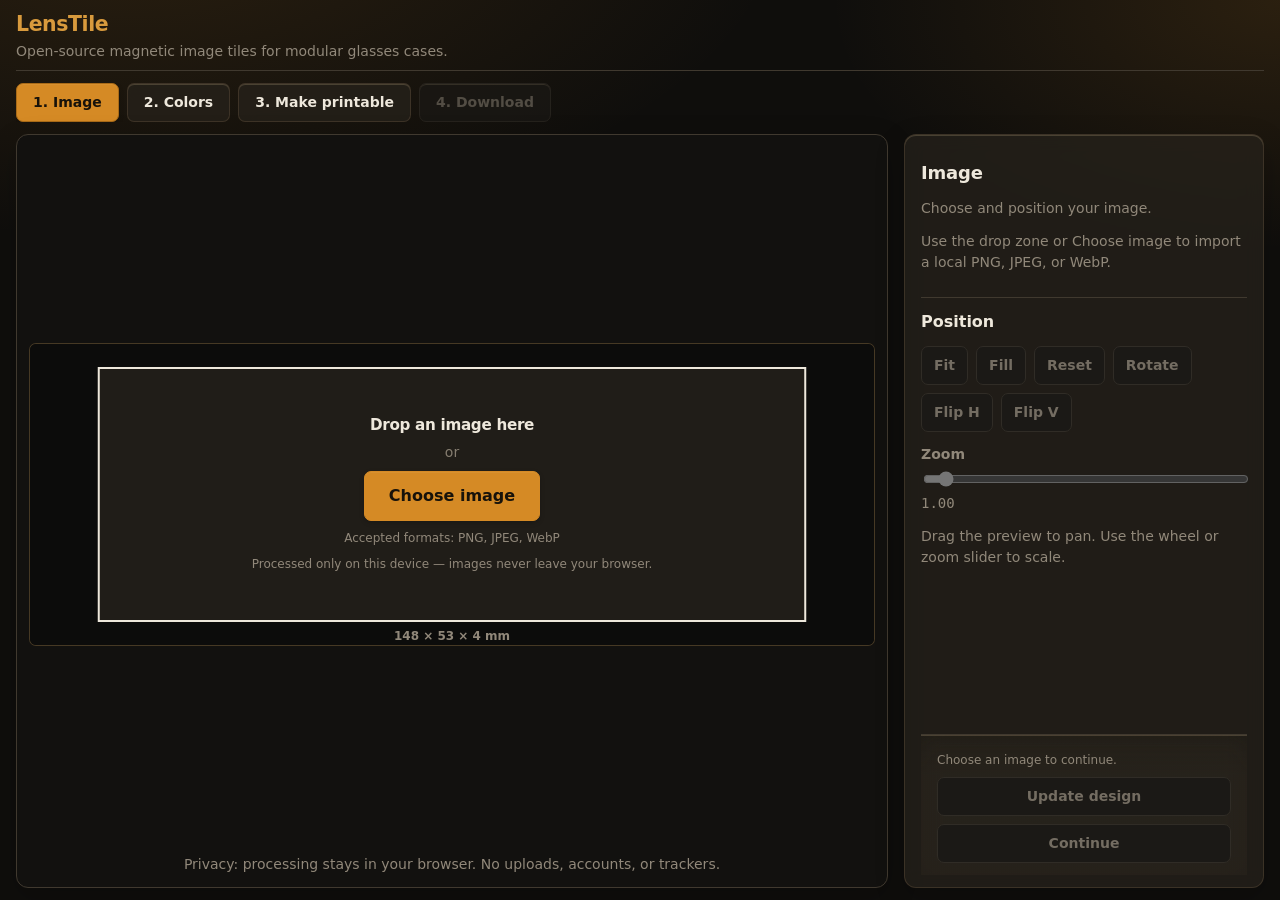
<file: index.html>
<!DOCTYPE html>
<html lang="en">
  <head>
    <meta charset="utf-8" />
    <meta name="viewport" content="width=device-width, initial-scale=1" />
    <meta
      name="description"
      content="LensTile — open-source magnetic image tiles for modular glasses cases. Local-first; images never leave your device."
    />
    <meta name="application-name" content="LensTile" />
    <meta name="color-scheme" content="dark" />
    <title>LensTile</title>
    <link rel="stylesheet" href="styles/reset.css" />
    <link rel="stylesheet" href="styles/tokens.css" />
    <link rel="stylesheet" href="styles/layout.css" />
    <link rel="stylesheet" href="styles/components.css" />
    <link rel="stylesheet" href="styles/editor.css" />
    <link rel="stylesheet" href="styles/responsive.css" />
  </head>
  <body>
    <a class="skip-link" href="#main">Skip to main content</a>
    <div id="app"></div>
    <noscript>
      <p class="noscript">
        LensTile requires JavaScript enabled in your browser. All processing stays on your device.
      </p>
    </noscript>
    <script type="module">
      import("./src/app.js").catch((err) => {
        const root = document.getElementById("app");
        const message = err instanceof Error ? err.message : String(err);
        console.error("[LensTile] module load failed:", err);
        if (root) {
          root.textContent = `LensTile could not start: ${message}`;
        }
      });
    </script>
  </body>
</html>
</file>
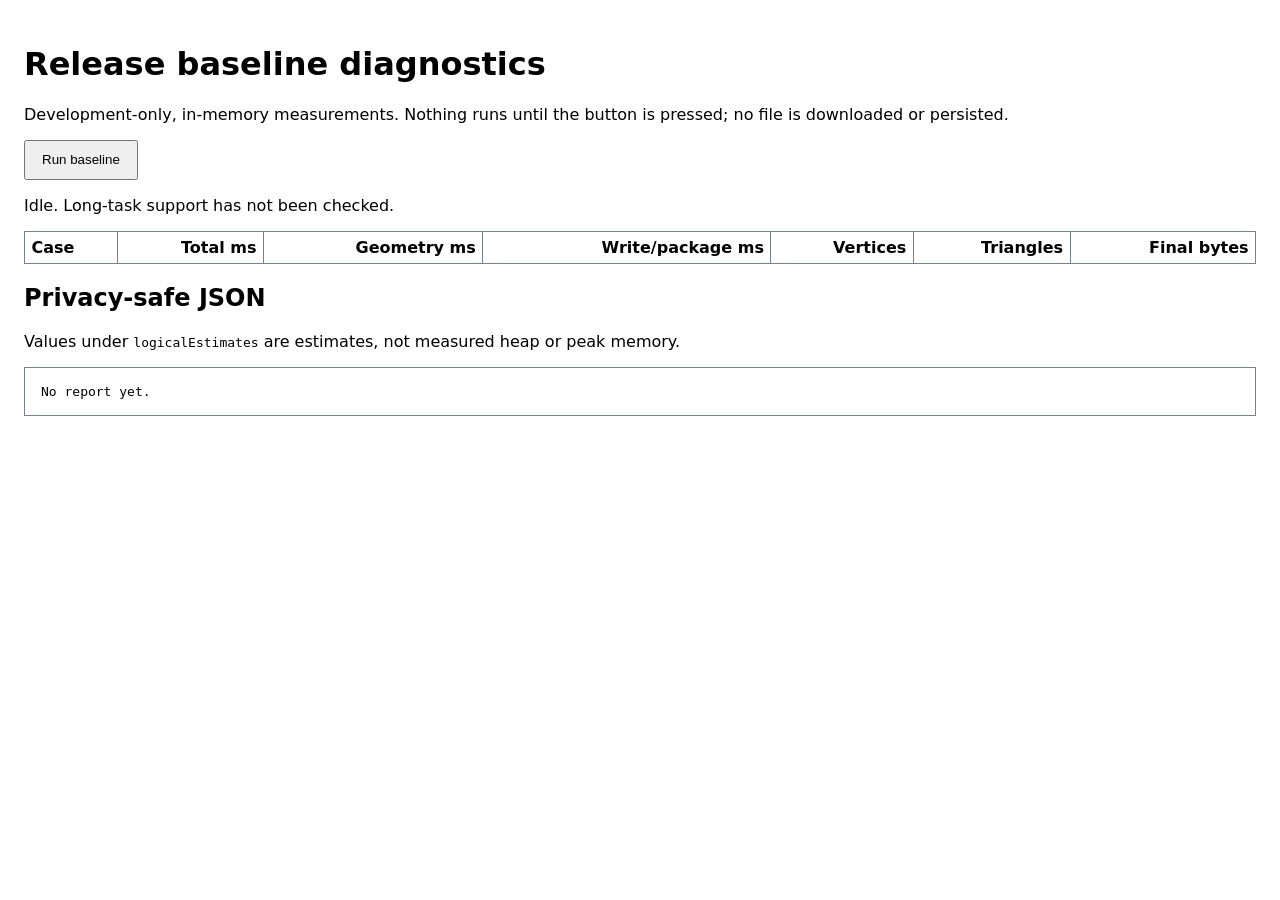
<file: tests/baseline-runner.html>
<!DOCTYPE html>
<html lang="en">
  <head>
    <meta charset="utf-8" />
    <meta name="viewport" content="width=device-width, initial-scale=1" />
    <title>LensTile — Release baseline</title>
    <link rel="stylesheet" href="./baseline-runner.css" />
  </head>
  <body>
    <main>
      <h1>Release baseline diagnostics</h1>
      <p>
        Development-only, in-memory measurements. Nothing runs until the button is
        pressed; no file is downloaded or persisted.
      </p>
      <button id="run-baseline" type="button">Run baseline</button>
      <p id="status" role="status">Idle. Long-task support has not been checked.</p>
      <div class="table-wrap">
        <table>
          <thead>
            <tr>
              <th>Case</th><th>Total ms</th><th>Geometry ms</th><th>Write/package ms</th>
              <th>Vertices</th><th>Triangles</th><th>Final bytes</th>
            </tr>
          </thead>
          <tbody id="results"></tbody>
        </table>
      </div>
      <h2>Privacy-safe JSON</h2>
      <p>Values under <code>logicalEstimates</code> are estimates, not measured heap or peak memory.</p>
      <pre id="report">No report yet.</pre>
    </main>
    <script type="module" src="./baseline-runner.js"></script>
  </body>
</html>
</file>
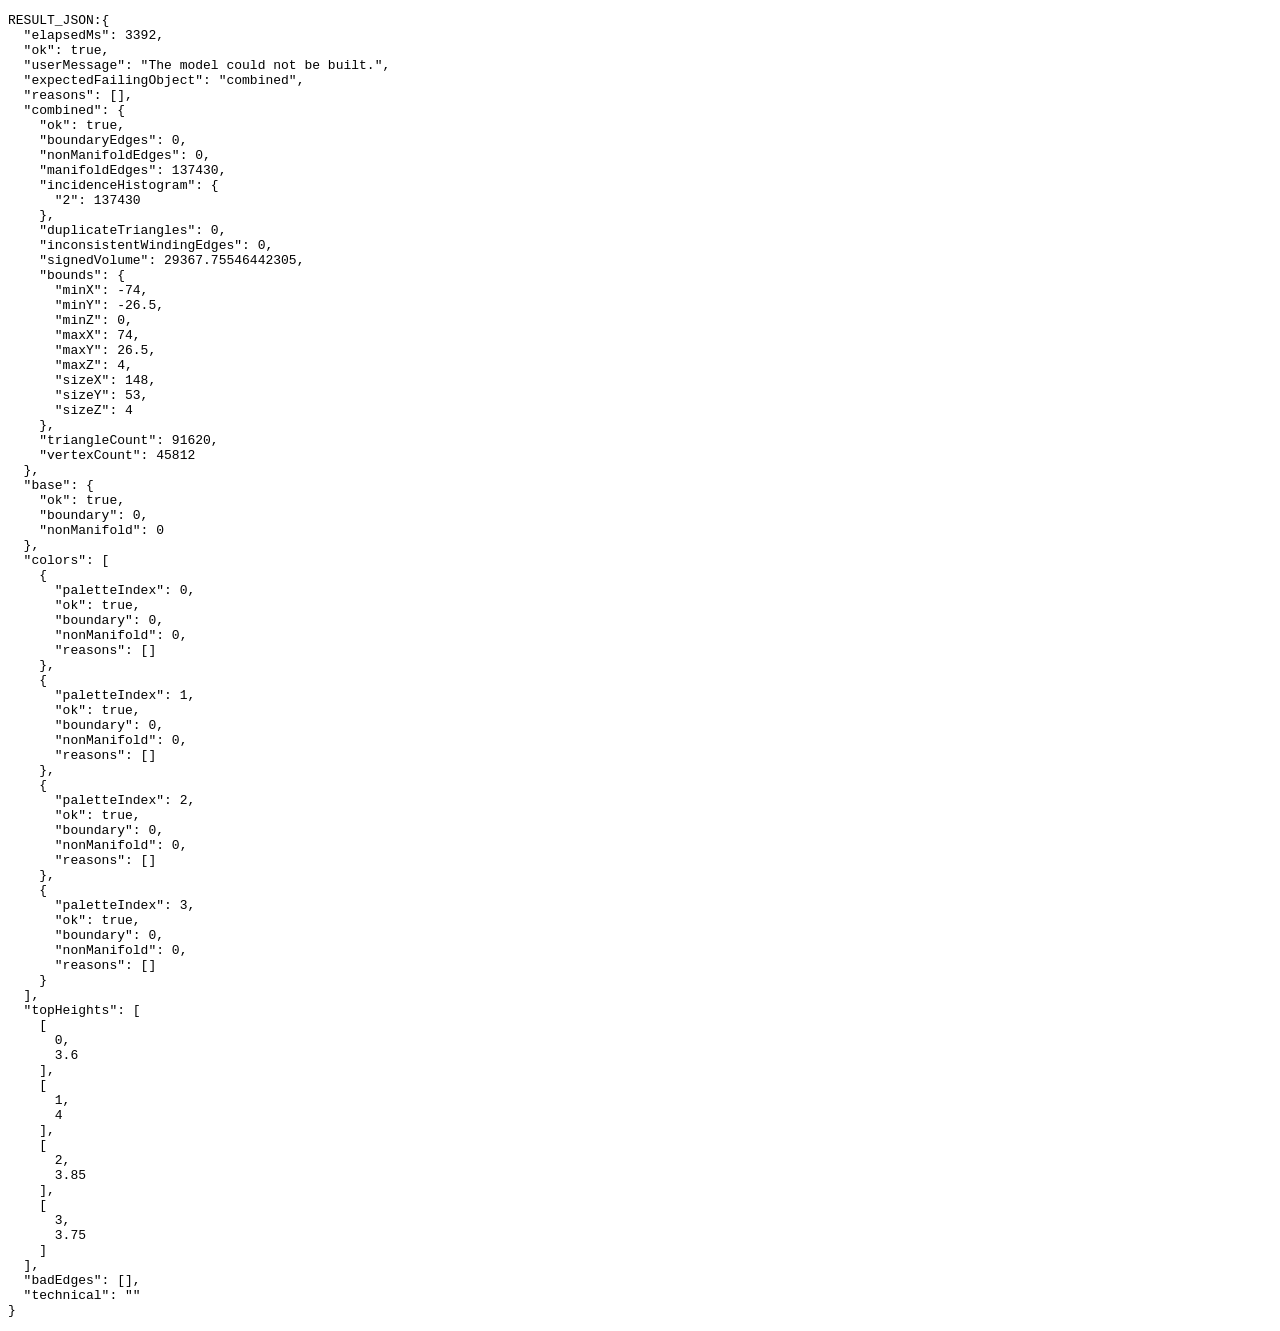
<file: tests/combined-relief-probe.html>
<!DOCTYPE html>
<html lang="en">
  <head>
    <meta charset="utf-8" />
    <title>Combined relief failure probe</title>
  </head>
  <body>
    <pre id="out">running…</pre>
    <script type="module">
      import { parseGeometryDebugFixture } from "../src/geometry/geometry-debug-fixture.js";
      import { generateTileGeometry } from "../src/geometry/generate-geometry.js";
      import {
        classifyBoundaryEdges,
        findAllBadEdges,
        countDuplicateTriangles,
        plainGeometryFailureMessage,
        formatGeometryTechnicalDetails,
      } from "../src/geometry/mesh-validation.js";
      import { createRasterMapping } from "../src/geometry/raster-coords.js";
      import { resolveColorTopHeights } from "../src/geometry/relief.js";
      import { TILE_V1 } from "../src/geometry/tile-spec.js";
      import { signedVolume } from "../src/geometry/mesh-math.js";

      const out = document.getElementById("out");

      function countInconsistentWindingEdges(mesh) {
        const tris = mesh.triangles;
        /** @type {Map<string, number>} */
        const oriented = new Map();
        for (let i = 0; i < tris.length; i += 3) {
          const ids = [tris[i], tris[i + 1], tris[i + 2]];
          for (let e = 0; e < 3; e += 1) {
            const a = ids[e];
            const b = ids[(e + 1) % 3];
            const key = `${a}>${b}`;
            oriented.set(key, (oriented.get(key) || 0) + 1);
          }
        }
        let bad = 0;
        /** @type {Set<string>} */
        const seen = new Set();
        for (const [key, count] of oriented) {
          const [a, b] = key.split(">").map(Number);
          const undirected = a < b ? `${a}|${b}` : `${b}|${a}`;
          if (seen.has(undirected)) continue;
          seen.add(undirected);
          const rev = oriented.get(`${b}>${a}`) || 0;
          if (count + rev !== 2 || count > 1 || rev > 1) bad += 1;
        }
        return bad;
      }

      function localCellsAround(mapping, x, y, tops, indices, topByPal) {
        const col = Math.min(
          mapping.width - 1,
          Math.max(0, Math.floor((x - mapping.minX) / mapping.cellWidthMm + 1e-12)),
        );
        const row = Math.min(
          mapping.height - 1,
          Math.max(0, Math.floor((mapping.maxY - y) / mapping.cellHeightMm + 1e-12)),
        );
        /** @type {Array<object>} */
        const cells = [];
        for (let dr = -1; dr <= 1; dr += 1) {
          for (let dc = -1; dc <= 1; dc += 1) {
            const c = col + dc;
            const r = row + dr;
            if (c < 0 || r < 0 || c >= mapping.width || r >= mapping.height) continue;
            const pal = indices[r * mapping.width + c];
            cells.push({
              col: c,
              row: r,
              paletteIndex: pal,
              topZ: tops[r * mapping.width + c],
              assignedTop: topByPal.get(pal),
            });
          }
        }
        return { col, row, cells };
      }

      try {
        const res = await fetch("./fixtures/combined-relief-geometry-debug.json");
        const raw = await res.json();
        const fixture = parseGeometryDebugFixture(raw);
        const t0 = performance.now();
        const geo = generateTileGeometry({
          cleanedIndices: fixture.cleanedIndices,
          width: fixture.width,
          height: fixture.height,
          surfaceStyle: fixture.surfaceStyle,
          reliefStrengthId: fixture.reliefStrengthId,
          heightOrder: fixture.heightOrder,
          colorHeightLevels: fixture.colorHeightLevels,
          effectivePalette: fixture.effectivePalette,
          geometryRevision: fixture.geometryRevision,
        });
        const elapsedMs = Math.round(performance.now() - t0);

        const combined = geo.combined;
        const edge = classifyBoundaryEdges(combined);
        const dups = countDuplicateTriangles(combined);
        const winding = typeof countInconsistentWindingEdges === "function"
          ? countInconsistentWindingEdges(combined)
          : null;
        const bad = findAllBadEdges(combined, 12);

        const relief = resolveColorTopHeights({
          style: "relief",
          reliefStrengthId: fixture.reliefStrengthId,
          heightOrder: fixture.heightOrder,
          colorHeightLevels: fixture.colorHeightLevels,
          indices: fixture.cleanedIndices,
          effectivePalette: fixture.effectivePalette,
        });
        const mapping = createRasterMapping(fixture.width, fixture.height, TILE_V1);
        const tops = [];
        for (let i = 0; i < fixture.cleanedIndices.length; i += 1) {
          tops.push(relief.topHeightByPaletteIndex.get(fixture.cleanedIndices[i]));
        }

        const badDetailed = bad.map((b) => {
          const midX = (b.coordinates[0].x + b.coordinates[1].x) / 2;
          const midY = (b.coordinates[0].y + b.coordinates[1].y) / 2;
          const midZ = (b.coordinates[0].z + b.coordinates[1].z) / 2;
          return {
            ...b,
            mid: { x: midX, y: midY, z: midZ },
            local: localCellsAround(
              mapping,
              midX,
              midY,
              tops,
              fixture.cleanedIndices,
              relief.topHeightByPaletteIndex,
            ),
          };
        });

        const colorSummaries = geo.validation.colors.map((v, i) => ({
          paletteIndex: geo.colors[i].paletteIndex,
          ok: v.ok,
          boundary: v.edgeSummary?.boundaryEdges,
          nonManifold: v.edgeSummary?.nonManifoldEdges,
          reasons: v.reasons,
        }));

        const payload = {
          elapsedMs,
          ok: geo.ok,
          userMessage: geo.userMessage || plainGeometryFailureMessage(geo.reasons),
          expectedFailingObject: fixture.expectedFailingObject,
          reasons: geo.reasons,
          combined: {
            ok: geo.validation.combined.ok,
            boundaryEdges: edge.boundaryEdges,
            nonManifoldEdges: edge.nonManifoldEdges,
            manifoldEdges: edge.manifoldEdges,
            incidenceHistogram: edge.incidenceHistogram,
            duplicateTriangles: dups,
            inconsistentWindingEdges: winding,
            signedVolume: signedVolume(combined),
            bounds: geo.validation.combined.bounds,
            triangleCount: combined.triangles.length / 3,
            vertexCount: combined.positions.length / 3,
          },
          base: {
            ok: geo.validation.base.ok,
            boundary: geo.validation.base.edgeSummary?.boundaryEdges,
            nonManifold: geo.validation.base.edgeSummary?.nonManifoldEdges,
          },
          colors: colorSummaries,
          topHeights: [...relief.topHeightByPaletteIndex.entries()],
          badEdges: badDetailed,
          technical: formatGeometryTechnicalDetails({
            reasons: geo.reasons,
            validation: geo.validation,
          }),
        };
        out.textContent = "RESULT_JSON:" + JSON.stringify(payload, null, 2);
        document.title = geo.ok ? "PASS" : "FAIL";
        window.__PROBE__ = payload;
      } catch (err) {
        out.textContent = "RESULT_JSON:" + JSON.stringify({
          error: String(err && err.stack || err),
        }, null, 2);
        document.title = "ERROR";
      }
    </script>
  </body>
</html>
</file>
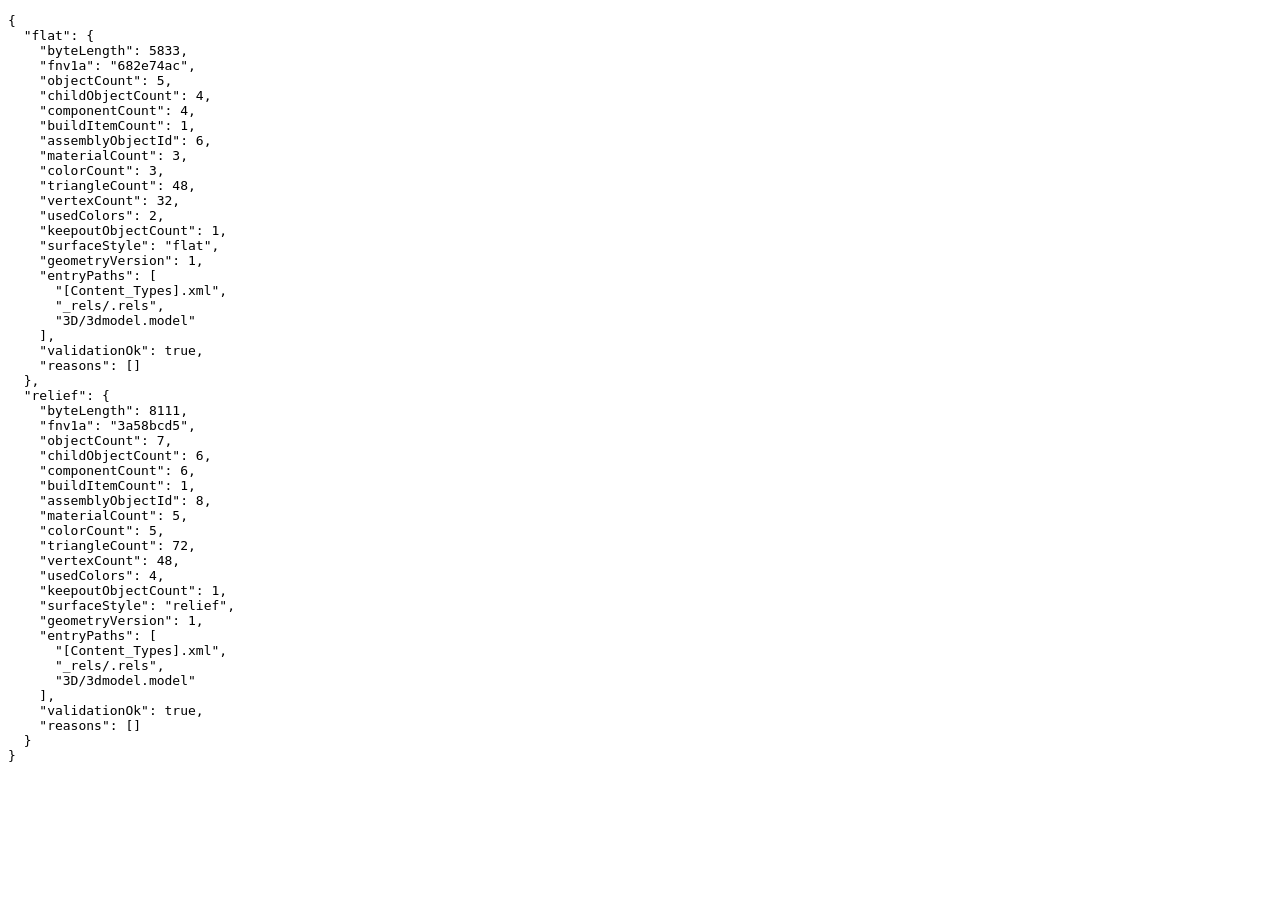
<file: tests/compute-3mf-goldens.html>
<!DOCTYPE html>
<html lang="en">
  <head>
    <meta charset="utf-8" />
    <title>Compute 3MF golden metrics (M7.3)</title>
  </head>
  <body>
    <pre id="out">Computing…</pre>
    <script type="module">
      import { createBoxMesh } from "../src/geometry/primitives.js";
      import { createThreeMfBytes } from "../src/export/three-mf.js";
      import { validateThreeMfPackage } from "../src/export/three-mf-validate.js";
      import { readZipStore } from "../src/export/zip-store.js";
      import { GOLDEN_3MF_MESH_SPEC } from "./fixtures/three-mf-golden.js";
      import {
        createTestDownloadAdapter,
        setDownloadAdapter,
      } from "../src/export/download.js";

      setDownloadAdapter(createTestDownloadAdapter());

      function fnv1aHex(bytes) {
        let h = 0x811c9dc5;
        for (let i = 0; i < bytes.length; i += 1) {
          h ^= bytes[i];
          h = Math.imul(h, 0x01000193);
        }
        return (h >>> 0).toString(16).padStart(8, "0");
      }

      function build(style) {
        const spec = GOLDEN_3MF_MESH_SPEC;
        const baseMesh = createBoxMesh(
          spec.baseBox.minX, spec.baseBox.minY, spec.baseBox.minZ,
          spec.baseBox.maxX, spec.baseBox.maxY, spec.baseBox.maxZ,
        );
        const roofMesh = createBoxMesh(
          spec.roofBox.minX, spec.roofBox.minY, spec.roofBox.minZ,
          spec.roofBox.maxX, spec.roofBox.maxY, spec.roofBox.maxZ,
        );
        const boxes = style === "relief" ? spec.reliefColorBoxes : spec.colorBoxes;
        const colorMeshes = boxes.map((box) => ({
          paletteIndex: box.paletteIndex,
          color: { ...box.color },
          mesh: createBoxMesh(box.minX, box.minY, box.minZ, box.maxX, box.maxY, box.maxZ),
        }));
        return createThreeMfBytes({
          projectName: spec.projectName,
          baseMesh,
          roofMesh,
          colorMeshes,
          baseColor: { ...spec.baseColor },
          surfaceStyle: style,
          geometryVersion: 1,
        });
      }

      const flat = build("flat");
      const relief = build("relief");
      const flatVal = validateThreeMfPackage(flat.bytes, {
        expectedUsedColors: 2,
        expectedObjectCount: 5,
        expectedChildObjectCount: 4,
        roofMesh: flat /* placeholder not used for count */,
      });
      // Re-validate with correct roof mesh reference via packaging inputs
      const flatVal2 = validateThreeMfPackage(flat.bytes, { expectedUsedColors: 2 });
      const reliefVal = validateThreeMfPackage(relief.bytes, { expectedUsedColors: 4 });

      const report = {
        flat: {
          byteLength: flat.bytes.byteLength,
          fnv1a: fnv1aHex(flat.bytes),
          ...flat.manifest,
          entryPaths: readZipStore(flat.bytes).entries.map((e) => e.path),
          validationOk: flatVal2.ok,
          reasons: flatVal2.reasons,
        },
        relief: {
          byteLength: relief.bytes.byteLength,
          fnv1a: fnv1aHex(relief.bytes),
          ...relief.manifest,
          entryPaths: readZipStore(relief.bytes).entries.map((e) => e.path),
          validationOk: reliefVal.ok,
          reasons: reliefVal.reasons,
        },
      };
      window.__GOLDEN_3MF__ = report;
      document.getElementById("out").textContent = JSON.stringify(report, null, 2);
    </script>
  </body>
</html>
</file>
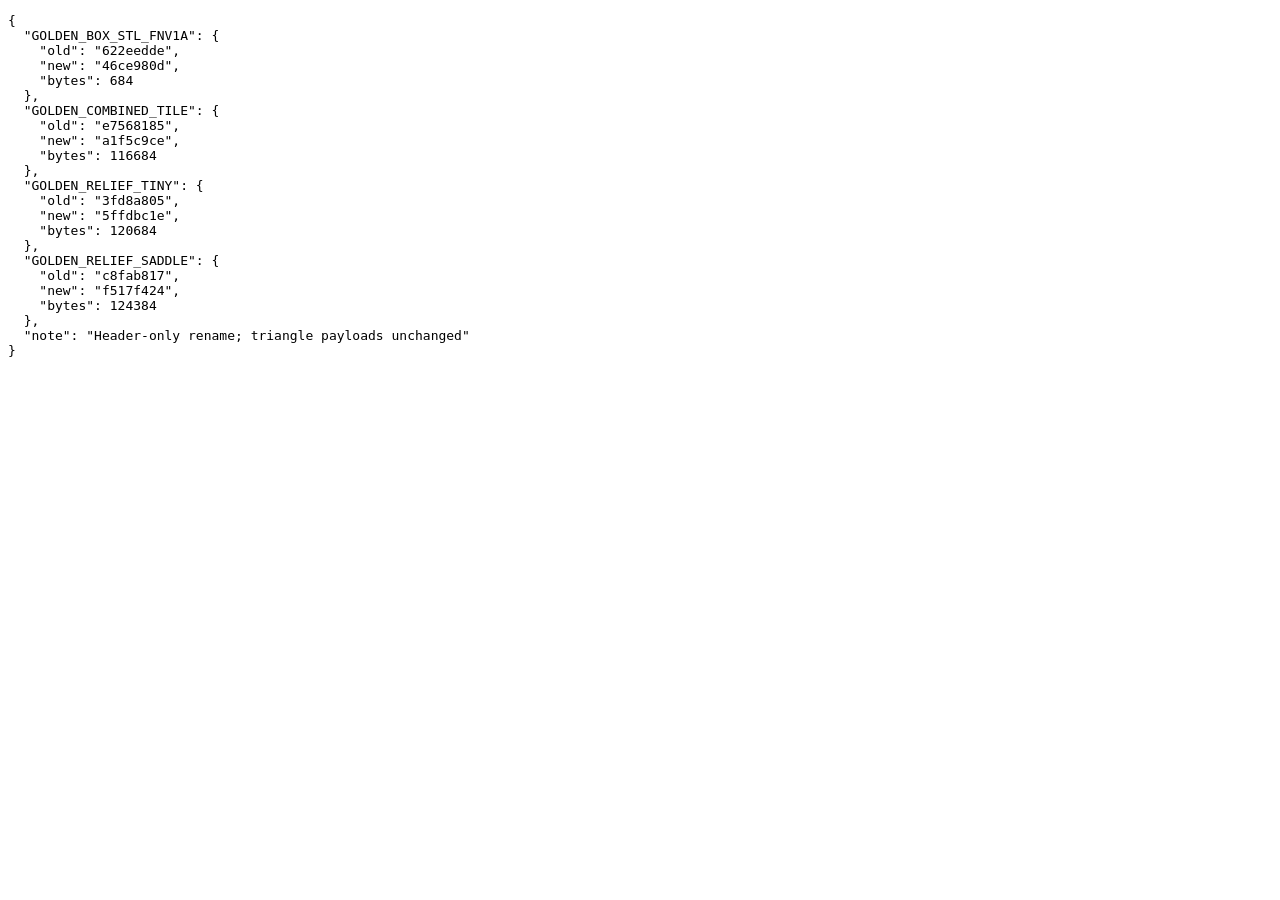
<file: tests/compute-stl-header-hashes.html>
<!DOCTYPE html>
<html lang="en">
  <head>
    <meta charset="utf-8" />
    <title>LensTile — recompute STL header hashes</title>
  </head>
  <body>
    <pre id="out">Computing…</pre>
    <script type="module">
      import { createBoxMesh } from "../src/geometry/primitives.js";
      import { writeBinaryStl } from "../src/export/binary-stl.js";
      import { buildCombinedTileMesh } from "../src/geometry/tile-base.js";
      import { generateCombinedReliefTileMesh } from "../src/geometry/relief-mesh.js";
      import { GOLDEN_RELIEF_TINY } from "./fixtures/relief-golden.js";
      import { GOLDEN_RELIEF_SADDLE } from "./fixtures/relief-saddle-golden.js";

      function fnv1aHex(buffer) {
        const bytes = new Uint8Array(buffer);
        let h = 0x811c9dc5;
        for (let i = 0; i < bytes.length; i += 1) {
          h ^= bytes[i];
          h = Math.imul(h, 0x01000193);
        }
        return (h >>> 0).toString(16).padStart(8, "0");
      }

      const box = writeBinaryStl(createBoxMesh(0, 0, 0, 10, 20, 30));
      const combined = writeBinaryStl(buildCombinedTileMesh());
      const reliefTiny = writeBinaryStl(generateCombinedReliefTileMesh({
        width: GOLDEN_RELIEF_TINY.width,
        height: GOLDEN_RELIEF_TINY.height,
        indices: Uint8Array.from(GOLDEN_RELIEF_TINY.indices),
        topHeightByPaletteIndex: new Map(
          Object.entries(GOLDEN_RELIEF_TINY.topHeightByPaletteIndex).map(([k, v]) => [Number(k), v]),
        ),
      }));
      const saddle = writeBinaryStl(generateCombinedReliefTileMesh({
        width: GOLDEN_RELIEF_SADDLE.width,
        height: GOLDEN_RELIEF_SADDLE.height,
        indices: Uint8Array.from(GOLDEN_RELIEF_SADDLE.indices),
        topHeightByPaletteIndex: new Map(
          Object.entries(GOLDEN_RELIEF_SADDLE.topHeightByPaletteIndex).map(([k, v]) => [Number(k), v]),
        ),
      }));

      const report = {
        GOLDEN_BOX_STL_FNV1A: { old: "622eedde", new: fnv1aHex(box), bytes: box.byteLength },
        GOLDEN_COMBINED_TILE: { old: "e7568185", new: fnv1aHex(combined), bytes: combined.byteLength },
        GOLDEN_RELIEF_TINY: { old: "3fd8a805", new: fnv1aHex(reliefTiny), bytes: reliefTiny.byteLength },
        GOLDEN_RELIEF_SADDLE: { old: "c8fab817", new: fnv1aHex(saddle), bytes: saddle.byteLength },
        note: "Header-only rename; triangle payloads unchanged",
      };
      document.getElementById("out").textContent = JSON.stringify(report, null, 2);
      window.__STL_HEADER_HASHES__ = report;
    </script>
  </body>
</html>
</file>
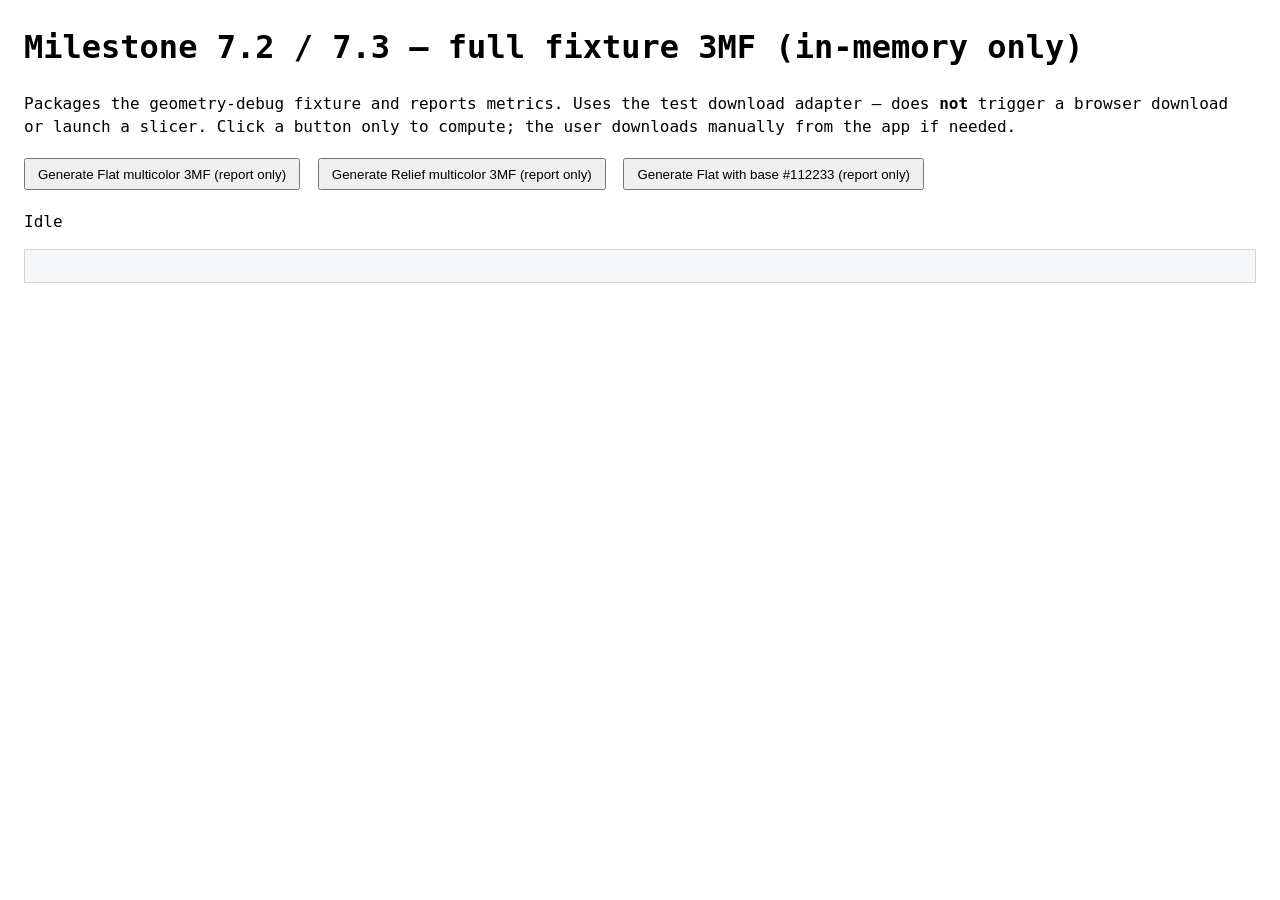
<file: tests/export-m72-full-fixture.html>
<!DOCTYPE html>
<html lang="en">
  <head>
    <meta charset="utf-8" />
    <title>M7.2 / 7.3 — Export full fixture 3MF samples (in-memory)</title>
    <style>
      body { font-family: ui-monospace, monospace; margin: 1.5rem; line-height: 1.45; }
      pre { white-space: pre-wrap; background: #f4f6f8; padding: 1rem; border: 1px solid #cfd6dd; }
      button { margin: 0.25rem 0.5rem 0.25rem 0; padding: 0.4rem 0.75rem; }
      .ok { color: #1f6b45; }
      .fail { color: #8f1d1d; }
    </style>
  </head>
  <body>
    <h1>Milestone 7.2 / 7.3 — full fixture 3MF (in-memory only)</h1>
    <p>
      Packages the geometry-debug fixture and reports metrics. Uses the test download
      adapter — does <strong>not</strong> trigger a browser download or launch a slicer.
      Click a button only to compute; the user downloads manually from the app if needed.
    </p>
    <button id="btn-flat" type="button">Generate Flat multicolor 3MF (report only)</button>
    <button id="btn-relief" type="button">Generate Relief multicolor 3MF (report only)</button>
    <button id="btn-base-color" type="button">Generate Flat with base #112233 (report only)</button>
    <p id="status">Idle</p>
    <pre id="out"></pre>
    <script type="module">
      import { parseGeometryDebugFixture } from "../src/geometry/geometry-debug-fixture.js";
      import { generateTileGeometry } from "../src/geometry/generate-geometry.js";
      import { packageMulticolorThreeMf } from "../src/export/three-mf-packaging.js";
      import {
        createTestDownloadAdapter,
        setDownloadAdapter,
      } from "../src/export/download.js";
      import { DEFAULT_BASE_COLOR } from "../src/config.js";

      const testAdapter = createTestDownloadAdapter();
      setDownloadAdapter(testAdapter);

      const status = document.getElementById("status");
      const out = document.getElementById("out");
      /** @type {string[]} */
      const lines = [];
      function log(msg) {
        lines.push(String(msg));
        out.textContent = lines.join("\n");
      }

      function fnv1aHex(bytes) {
        let h = 0x811c9dc5;
        for (let i = 0; i < bytes.length; i += 1) {
          h ^= bytes[i];
          h = Math.imul(h, 0x01000193);
        }
        return (h >>> 0).toString(16).padStart(8, "0");
      }

      async function loadAndBuild(surfaceStyle) {
        const raw = await (await fetch("./fixtures/manual/Untitled_tile-geometry-debug.json")).json();
        const fixture = parseGeometryDebugFixture(raw);
        const geo = generateTileGeometry({
          cleanedIndices: fixture.cleanedIndices,
          width: fixture.width,
          height: fixture.height,
          surfaceStyle,
          reliefStrengthId: fixture.reliefStrengthId || "standard",
          heightOrder: fixture.heightOrder || "darkest-highest",
          colorHeightLevels: fixture.colorHeightLevels || [],
          effectivePalette: fixture.effectivePalette,
        });
        if (!geo.ok) throw new Error((geo.reasons || []).join("; "));
        return { fixture, geo };
      }

      async function exportOne(label, surfaceStyle, baseColor, filenameHint) {
        testAdapter.reset();
        status.className = "";
        status.textContent = `Building ${label}…`;
        const { fixture, geo } = await loadAndBuild(surfaceStyle);
        const colorMeshes = geo.colors.map((entry) => ({
          paletteIndex: entry.paletteIndex,
          mesh: entry.mesh,
          color: { ...fixture.effectivePalette[entry.paletteIndex] },
        }));
        if (!geo.roof) throw new Error("Expected magnet-roof mesh for full fixture.");
        const packaged = packageMulticolorThreeMf({
          projectName: filenameHint || "Untitled tile",
          baseMesh: geo.base,
          roofMesh: geo.roof,
          colorMeshes,
          baseColor,
          surfaceStyle,
          geometryVersion: fixture.geometryAlgorithmVersion,
        });
        // Record via test adapter only — never initiates a browser download.
        testAdapter.downloadBlob(packaged.blob, packaged.filename);
        const hash = fnv1aHex(packaged.bytes);
        log(`${label}: ${packaged.filename}`);
        log(`  bytes=${packaged.bytes.byteLength} fnv1a=${hash}`);
        log(`  objects=${packaged.manifest.objectCount} children=${packaged.manifest.childObjectCount} keepout=${packaged.manifest.keepoutObjectCount}`);
        log(`  usedColors=${packaged.manifest.usedColors} (image colors; roof not counted)`);
        log(`  keepoutCells=${geo.keepoutCellCount} validationOk=${packaged.validation.ok}`);
        log(`  adapterInvocations=${testAdapter.getInvocationCount()} (in-memory only)`);
        log(`  xmlBytes=${packaged.diagnostics.xmlByteLength}`);
        status.className = "ok";
        status.textContent = `Ready in memory: ${packaged.filename} (${packaged.bytes.byteLength} bytes). No browser download.`;
        window.__LAST_3MF_REPORT__ = {
          filename: packaged.filename,
          byteLength: packaged.bytes.byteLength,
          objectCount: packaged.manifest.objectCount,
          keepoutObjectCount: packaged.manifest.keepoutObjectCount,
          validationOk: packaged.validation.ok,
          adapterInvocations: testAdapter.getInvocationCount(),
        };
        return packaged;
      }

      document.getElementById("btn-flat").addEventListener("click", async () => {
        try {
          await exportOne("Flat", "flat", { ...DEFAULT_BASE_COLOR }, "Untitled tile");
        } catch (err) {
          status.className = "fail";
          status.textContent = String(err && err.message ? err.message : err);
          log(String(err && err.stack ? err.stack : err));
        }
      });
      document.getElementById("btn-relief").addEventListener("click", async () => {
        try {
          await exportOne("Relief", "relief", { ...DEFAULT_BASE_COLOR }, "Untitled tile");
        } catch (err) {
          status.className = "fail";
          status.textContent = String(err && err.message ? err.message : err);
          log(String(err && err.stack ? err.stack : err));
        }
      });
      document.getElementById("btn-base-color").addEventListener("click", async () => {
        try {
          await exportOne("Flat base#112233", "flat", { r: 0x11, g: 0x22, b: 0x33 }, "Untitled tile base112233");
        } catch (err) {
          status.className = "fail";
          status.textContent = String(err && err.message ? err.message : err);
          log(String(err && err.stack ? err.stack : err));
        }
      });
    </script>
  </body>
</html>
</file>
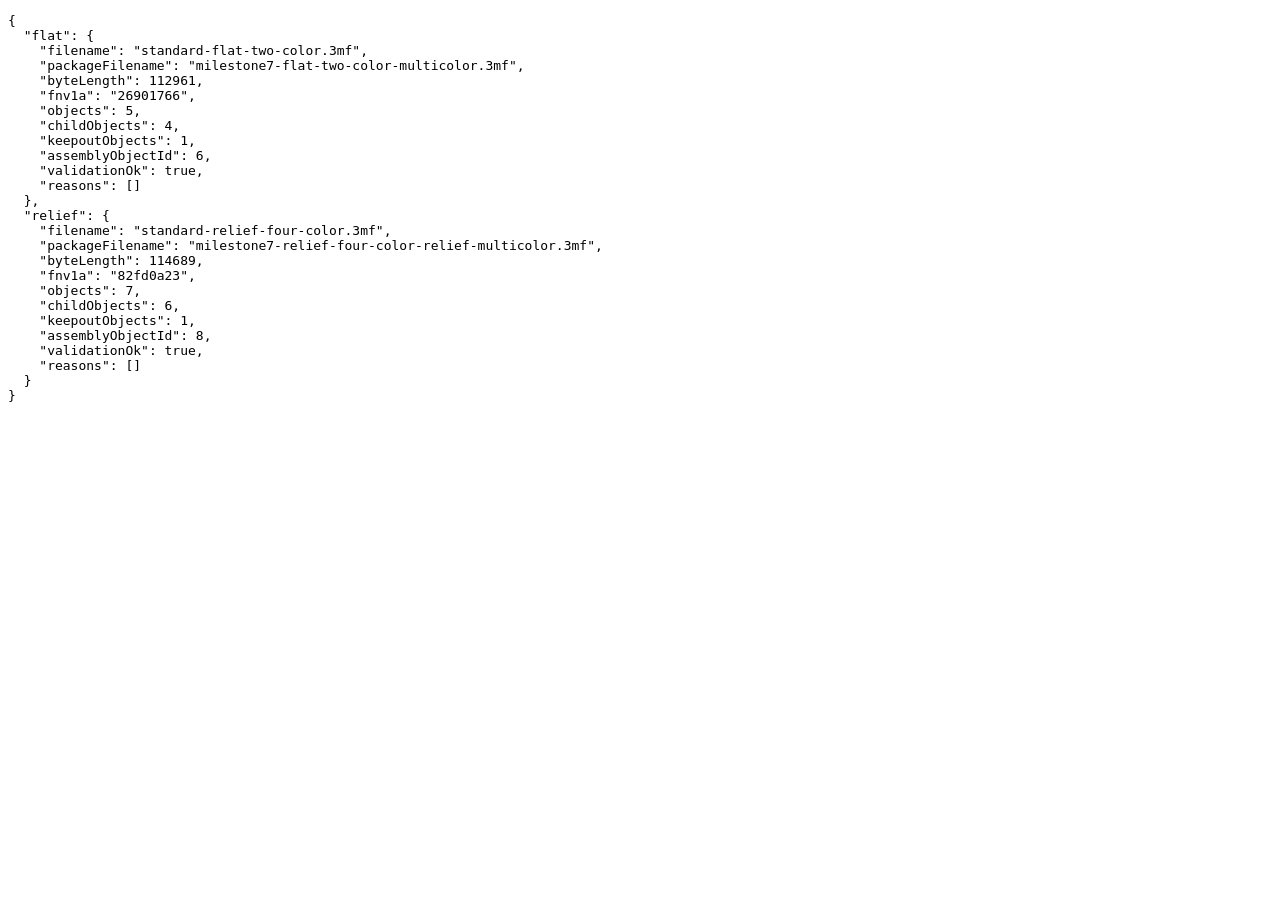
<file: tests/export-sample-3mf.html>
<!DOCTYPE html>
<html lang="en">
  <head>
    <meta charset="utf-8" />
    <title>Export sample 3MF files (in-memory)</title>
  </head>
  <body>
    <pre id="out">Building…</pre>
    <script type="module">
      import { buildBaseTileMesh } from "../src/geometry/tile-base.js";
      import { buildAllArtworkMeshes } from "../src/geometry/artwork-mesh.js";
      import { buildAllReliefArtworkMeshes } from "../src/geometry/relief-mesh.js";
      import { createThreeMfBytes } from "../src/export/three-mf.js";
      import { validateThreeMfPackage } from "../src/export/three-mf-validate.js";
      import { createBoxMesh } from "../src/geometry/primitives.js";
      import { DEFAULT_BASE_COLOR } from "../src/config.js";
      import {
        createTestDownloadAdapter,
        setDownloadAdapter,
      } from "../src/export/download.js";

      setDownloadAdapter(createTestDownloadAdapter());

      function fnv1aHex(bytes) {
        let h = 0x811c9dc5;
        for (let i = 0; i < bytes.length; i += 1) {
          h ^= bytes[i];
          h = Math.imul(h, 0x01000193);
        }
        return (h >>> 0).toString(16).padStart(8, "0");
      }

      const roofMesh = createBoxMesh(-0.2, -0.2, 2.5, 0.2, 0.2, 4);
      const palette = [
        { r: 180, g: 40, b: 40 },
        { r: 40, g: 120, b: 200 },
        { r: 40, g: 160, b: 80 },
        { r: 220, g: 180, b: 40 },
      ];

      const flatIndices = new Uint8Array([0, 0, 1, 1, 0, 0, 1, 1]);
      const flatColors = buildAllArtworkMeshes(flatIndices, 4, 2);
      const flatPkg = createThreeMfBytes({
        projectName: "milestone7-flat-two-color",
        baseMesh: buildBaseTileMesh(),
        roofMesh,
        colorMeshes: flatColors.map((c) => ({
          paletteIndex: c.paletteIndex,
          mesh: c.mesh,
          color: palette[c.paletteIndex],
        })),
        baseColor: { ...DEFAULT_BASE_COLOR },
        surfaceStyle: "flat",
      });

      const reliefIndices = new Uint8Array([0, 1, 2, 3, 0, 1, 2, 3]);
      const tops = new Map([[0, 4.0], [1, 3.8], [2, 3.6], [3, 3.4]]);
      const reliefColors = buildAllReliefArtworkMeshes(reliefIndices, 4, 2, tops);
      const reliefPkg = createThreeMfBytes({
        projectName: "milestone7-relief-four-color",
        baseMesh: buildBaseTileMesh(),
        roofMesh,
        colorMeshes: reliefColors.map((c) => ({
          paletteIndex: c.paletteIndex,
          mesh: c.mesh,
          color: palette[c.paletteIndex],
        })),
        baseColor: { ...DEFAULT_BASE_COLOR },
        surfaceStyle: "relief",
      });

      const flatVal = validateThreeMfPackage(flatPkg.bytes, {
        expectedObjectCount: 5,
        expectedUsedColors: 2,
        expectedChildObjectCount: 4,
      });
      const reliefVal = validateThreeMfPackage(reliefPkg.bytes, {
        expectedObjectCount: 7,
        expectedUsedColors: 4,
        expectedChildObjectCount: 6,
      });

      const report = {
        flat: {
          filename: "standard-flat-two-color.3mf",
          packageFilename: flatPkg.filename,
          byteLength: flatPkg.bytes.byteLength,
          fnv1a: fnv1aHex(flatPkg.bytes),
          objects: flatPkg.manifest.objectCount,
          childObjects: flatPkg.manifest.childObjectCount,
          keepoutObjects: flatPkg.manifest.keepoutObjectCount,
          assemblyObjectId: flatPkg.manifest.assemblyObjectId,
          validationOk: flatVal.ok,
          reasons: flatVal.reasons,
        },
        relief: {
          filename: "standard-relief-four-color.3mf",
          packageFilename: reliefPkg.filename,
          byteLength: reliefPkg.bytes.byteLength,
          fnv1a: fnv1aHex(reliefPkg.bytes),
          objects: reliefPkg.manifest.objectCount,
          childObjects: reliefPkg.manifest.childObjectCount,
          keepoutObjects: reliefPkg.manifest.keepoutObjectCount,
          assemblyObjectId: reliefPkg.manifest.assemblyObjectId,
          validationOk: reliefVal.ok,
          reasons: reliefVal.reasons,
        },
      };
      window.__SAMPLE_3MF__ = report;
      document.getElementById("out").textContent = JSON.stringify(report, null, 2);
    </script>
  </body>
</html>
</file>
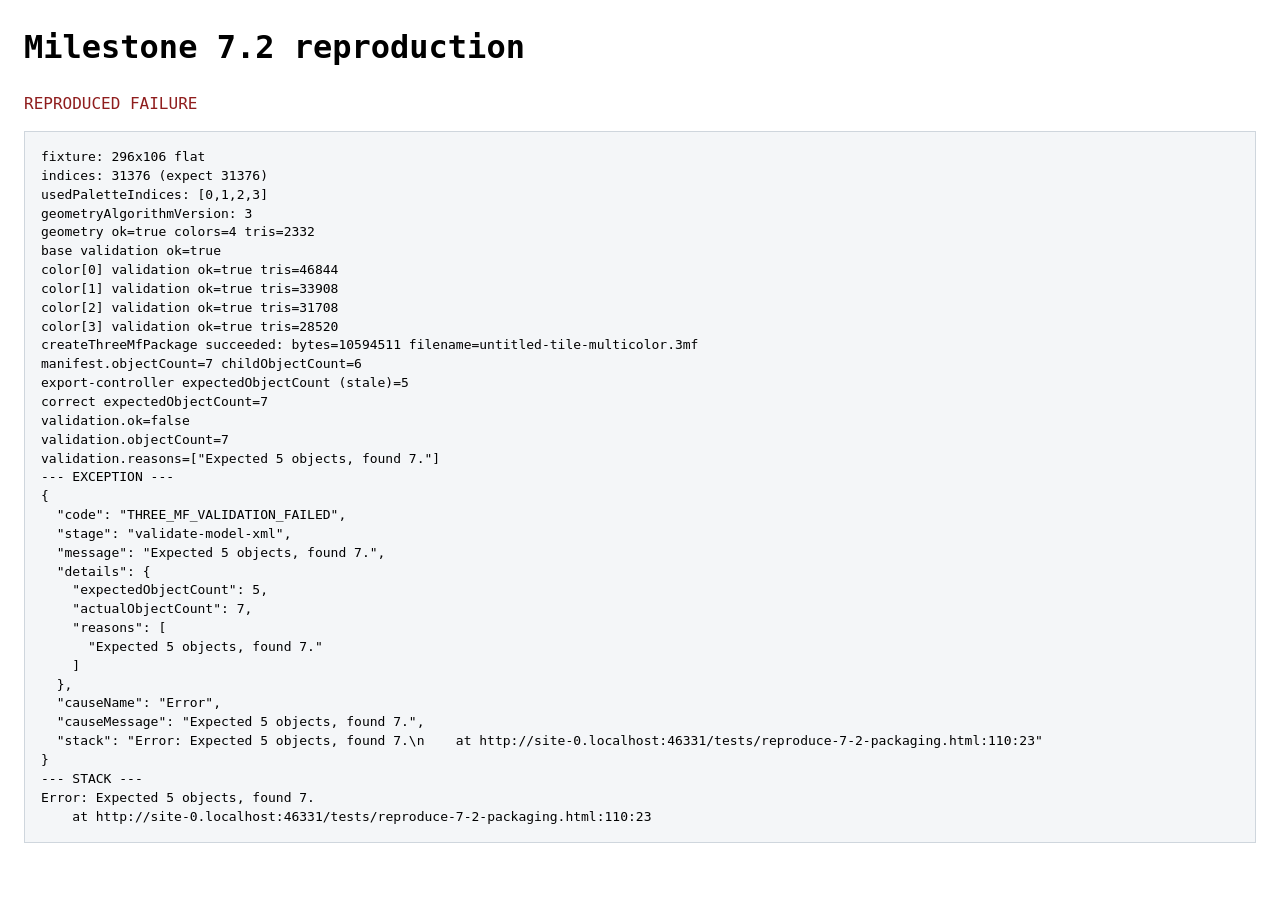
<file: tests/reproduce-7-2-packaging.html>
<!DOCTYPE html>
<html lang="en">
  <head>
    <meta charset="utf-8" />
    <title>M7.2 — Reproduce full-size 3MF packaging failure</title>
    <style>
      body { font-family: ui-monospace, monospace; margin: 1.5rem; line-height: 1.45; }
      pre { white-space: pre-wrap; background: #f4f6f8; padding: 1rem; border: 1px solid #cfd6dd; }
      .ok { color: #1f6b45; }
      .fail { color: #8f1d1d; }
    </style>
  </head>
  <body>
    <h1>Milestone 7.2 reproduction</h1>
    <p id="status">Running…</p>
    <pre id="out"></pre>
    <script type="module">
      import { parseGeometryDebugFixture } from "../src/geometry/geometry-debug-fixture.js";
      import { generateTileGeometry } from "../src/geometry/generate-geometry.js";
      import { validateMesh } from "../src/geometry/mesh-validation.js";
      import { createThreeMfPackage } from "../src/export/three-mf.js";
      import { validateThreeMfPackage } from "../src/export/three-mf-validate.js";
      import { DEFAULT_BASE_COLOR } from "../src/config.js";

      const status = document.getElementById("status");
      const out = document.getElementById("out");
      /** @type {string[]} */
      const lines = [];
      function log(msg) {
        lines.push(String(msg));
        out.textContent = lines.join("\n");
      }

      try {
        const res = await fetch("./fixtures/manual/Untitled_tile-geometry-debug.json");
        if (!res.ok) throw new Error(`Failed to load fixture: ${res.status}`);
        const raw = await res.json();
        const fixture = parseGeometryDebugFixture(raw);
        log(`fixture: ${fixture.width}x${fixture.height} ${fixture.surfaceStyle}`);
        log(`indices: ${fixture.cleanedIndices.length} (expect ${fixture.width * fixture.height})`);
        log(`usedPaletteIndices: ${JSON.stringify(fixture.usedPaletteIndices)}`);
        log(`geometryAlgorithmVersion: ${fixture.geometryAlgorithmVersion}`);

        if (fixture.cleanedIndices.length !== fixture.width * fixture.height) {
          throw new Error("cleanedIndices byte count mismatch");
        }

        const geo = generateTileGeometry({
          cleanedIndices: fixture.cleanedIndices,
          width: fixture.width,
          height: fixture.height,
          surfaceStyle: fixture.surfaceStyle,
          reliefStrengthId: fixture.reliefStrengthId,
          heightOrder: fixture.heightOrder,
          colorHeightLevels: fixture.colorHeightLevels,
          effectivePalette: fixture.effectivePalette,
        });
        log(`geometry ok=${geo.ok} colors=${geo.colors.length} tris=${geo.combined.triangles.length / 3}`);
        if (!geo.ok) throw new Error(`geometry failed: ${(geo.reasons || []).join("; ")}`);

        const baseValidation = validateMesh(geo.base);
        log(`base validation ok=${baseValidation.ok}`);
        if (!baseValidation.ok) throw new Error(baseValidation.reasons.join("; "));
        for (const c of geo.colors) {
          const v = validateMesh(c.mesh);
          log(`color[${c.paletteIndex}] validation ok=${v.ok} tris=${c.mesh.triangles.length / 3}`);
          if (!v.ok) throw new Error(`color[${c.paletteIndex}]: ${v.reasons.join("; ")}`);
        }

        const colorMeshes = geo.colors.map((entry) => {
          const color = fixture.effectivePalette[entry.paletteIndex];
          return {
            paletteIndex: entry.paletteIndex,
            mesh: entry.mesh,
            color: { r: color.r, g: color.g, b: color.b },
          };
        });

        // Same high-level packaging call as downloadThreeMfAction.
        const packaged = createThreeMfPackage({
          projectName: "Untitled tile",
          baseMesh: geo.base,
          roofMesh: geo.roof,
          colorMeshes,
          baseColor: DEFAULT_BASE_COLOR,
          effectivePalette: fixture.effectivePalette,
          surfaceStyle: fixture.surfaceStyle,
          geometryVersion: fixture.geometryAlgorithmVersion,
        });
        log(`createThreeMfPackage succeeded: bytes=${packaged.bytes.byteLength} filename=${packaged.filename}`);
        log(`manifest.objectCount=${packaged.manifest.objectCount} childObjectCount=${packaged.manifest.childObjectCount}`);

        // Exact expectedObjectCount formula from export-controller.js (pre-fix).
        const staleExpectedObjectCount = 1 + colorMeshes.length;
        log(`export-controller expectedObjectCount (stale)=${staleExpectedObjectCount}`);
        log(`correct expectedObjectCount=${3 + colorMeshes.length}`);

        const validation = validateThreeMfPackage(packaged.bytes, {
          expectedObjectCount: staleExpectedObjectCount,
          expectedUsedColors: colorMeshes.length,
          baseMesh: geo.base,
          roofMesh: geo.roof,
          colorMeshes,
        });
        log(`validation.ok=${validation.ok}`);
        log(`validation.objectCount=${validation.objectCount}`);
        log(`validation.reasons=${JSON.stringify(validation.reasons)}`);

        if (!validation.ok) {
          const err = new Error(validation.reasons.join(" ") || "3MF validation failed.");
          err.name = "Error";
          /** @type {any} */
          const structured = {
            code: "THREE_MF_VALIDATION_FAILED",
            stage: "validate-model-xml",
            message: err.message,
            details: {
              expectedObjectCount: staleExpectedObjectCount,
              actualObjectCount: validation.objectCount,
              reasons: validation.reasons,
            },
            causeName: err.name,
            causeMessage: err.message,
            stack: err.stack,
          };
          status.className = "fail";
          status.textContent = "REPRODUCED FAILURE";
          log("--- EXCEPTION ---");
          log(JSON.stringify(structured, null, 2));
          log("--- STACK ---");
          log(err.stack || "(no stack)");
          window.__M72_REPRO__ = { ok: false, structured, packagedBytes: packaged.bytes.byteLength };
        } else {
          status.className = "ok";
          status.textContent = "UNEXPECTED SUCCESS (stale expectedObjectCount did not fail)";
          window.__M72_REPRO__ = { ok: true };
        }
      } catch (err) {
        status.className = "fail";
        status.textContent = "UNEXPECTED EXCEPTION";
        log(String(err && err.stack ? err.stack : err));
        window.__M72_REPRO__ = {
          ok: false,
          unexpected: true,
          name: err && err.name,
          message: err && err.message,
          stack: err && err.stack,
        };
      }
    </script>
  </body>
</html>
</file>
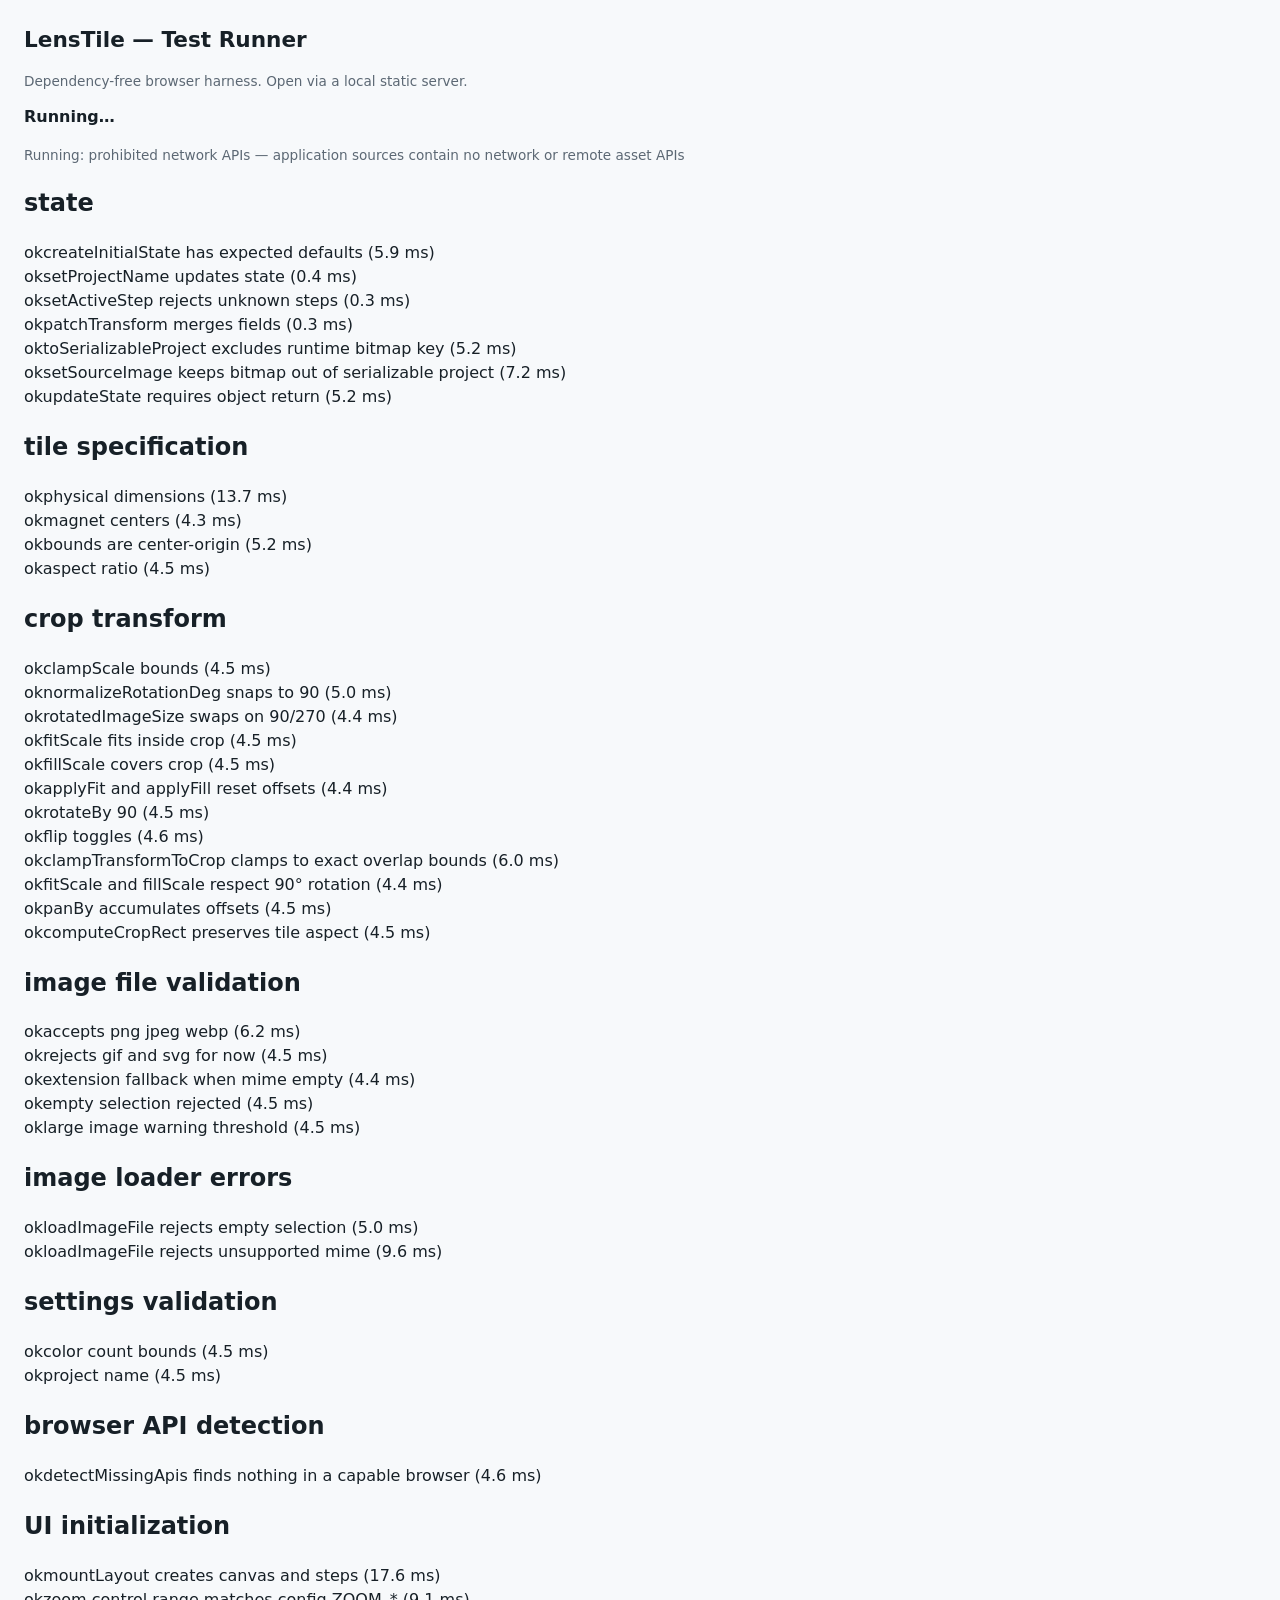
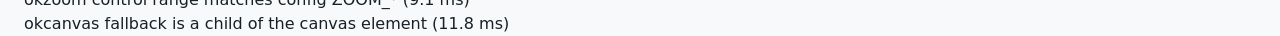
<file: tests/test-runner.html>
<!DOCTYPE html>
<html lang="en">
  <head>
    <meta charset="utf-8" />
    <meta name="viewport" content="width=device-width, initial-scale=1" />
    <title>LensTile — Tests</title>
    <link rel="stylesheet" href="../styles/reset.css" />
    <link rel="stylesheet" href="../styles/tokens.css" />
    <link rel="stylesheet" href="../styles/layout.css" />
    <link rel="stylesheet" href="../styles/components.css" />
    <link rel="stylesheet" href="../styles/editor.css" />
    <link rel="stylesheet" href="../styles/responsive.css" />
    <style>
      :root {
        color-scheme: light dark;
        --ok: #1f6b45;
        --fail: #8f1d1d;
        --muted: #5c6874;
        --border: #c3ccd6;
        --bg: #f7f9fb;
      }
      body {
        margin: 0;
        font-family: system-ui, sans-serif;
        background: var(--bg);
        color: #172027;
        padding: 1.5rem;
      }
      h1 { margin-top: 0; font-size: 1.35rem; }
      #summary { font-weight: 700; margin-bottom: 1rem; }
      #summary.ok { color: var(--ok); }
      #summary.fail { color: var(--fail); }
      .suite { margin: 1rem 0; }
      .suite h2 { font-size: 1rem; margin: 0 0 0.35rem; }
      .test {
        display: flex;
        gap: 0.75rem;
        padding: 0.35rem 0;
        border-bottom: 1px solid var(--border);
        font-size: 0.92rem;
      }
      .badge {
        font-family: ui-monospace, monospace;
        font-size: 0.75rem;
        min-width: 3.5rem;
      }
      .badge.ok { color: var(--ok); }
      .badge.fail { color: var(--fail); }
      .error { color: var(--fail); white-space: pre-wrap; margin: 0.15rem 0 0.5rem 4.25rem; font-size: 0.85rem; }
      .meta { color: var(--muted); font-size: 0.85rem; }
      #current-test { margin: 0 0 1rem; }
    </style>
  </head>
  <body>
    <h1>LensTile — Test Runner</h1>
    <p class="meta">Dependency-free browser harness. Open via a local static server.</p>
    <div id="summary">Running…</div>
    <div id="current-test" class="meta">Loading tests...</div>
    <div id="results-host"></div>
    <script type="module">
      import { runAllTests } from "./test-utils.js";
      import {
        createTestDownloadAdapter,
        setDownloadAdapter,
      } from "../src/export/download.js";
      import "./state-tests.js";
      import "./crop-transform-tests.js";
      import "./validation-ui-tests.js";
      import "./network-policy-tests.js";
      import "./quantize-tests.js";
      import "./image-import-tests.js";
      import "./profile-tests.js";
      import "./mask-cleanup-tests.js";
      import "./geometry-tests.js";
      import "./stl-tests.js";
      import "./export-readiness-tests.js";
      import "./zip-tests.js";
      import "./crc32-tests.js";
      import "./three-mf-tests.js";
      import "./ui-workflow-tests.js";
      import "./relief-tests.js";
      import "./manifold-pinch-tests.js";
      import "./combined-relief-tests.js";
      import "./magnet-backing-tests.js";
      import "./processing-detail-tests.js";
      import "./workflow-pipeline-tests.js";
      import "./workflow-fsm-tests.js";
      import "./layout-responsive-tests.js";
      import "./workflow-ux-tests.js";
      import "./diagnostics-tests.js";

      // All harness tests must use the in-memory download adapter (before runAllTests).
      setDownloadAdapter(createTestDownloadAdapter());

      const summary = document.getElementById("summary");
      const currentTest = document.getElementById("current-test");
      const resultsHost = document.getElementById("results-host");
      const resultsRoot = resultsHost.attachShadow({ mode: "open" });
      const resultsEl = document.createElement("div");
      resultsRoot.appendChild(resultsEl);

      async function waitForHarnessStyles() {
        const styles = [...document.querySelectorAll('link[rel="stylesheet"]')];
        await Promise.all(styles.map((link) => {
          if (link.sheet) return Promise.resolve();
          return new Promise((resolve) => {
            link.addEventListener("load", resolve, { once: true });
            link.addEventListener("error", resolve, { once: true });
          });
        }));
      }

      const rowsBySuite = new Map();
      function appendResult(item) {
        let section = rowsBySuite.get(item.suite);
        if (!section) {
          section = document.createElement("section");
          section.className = "suite";
          const h2 = document.createElement("h2");
          h2.textContent = item.suite;
          section.appendChild(h2);
          rowsBySuite.set(item.suite, section);
          resultsEl.appendChild(section);
        }
        const row = document.createElement("div");
        row.className = "test";
        const badge = document.createElement("span");
        badge.className = `badge ${item.ok ? "ok" : "fail"}`;
        badge.textContent = item.ok ? "ok" : "FAIL";
        const name = document.createElement("span");
        name.textContent = `${item.name} (${item.ms.toFixed(1)} ms)`;
        row.append(badge, name);
        section.appendChild(row);
        if (!item.ok) {
          const err = document.createElement("pre");
          err.className = "error";
          err.textContent = item.error;
          section.appendChild(err);
        }
      }

      await waitForHarnessStyles();

      const { passed, failed, results, diagnostics } = await runAllTests({
        onTestStart(item) {
          currentTest.textContent = `Running: ${item.suite} — ${item.name}`;
        },
        onTestComplete: appendResult,
      });

      summary.textContent = failed
        ? `FAILED — ${failed} failed, ${passed} passed`
        : `PASSED — ${passed} passed, 0 failed`;
      summary.className = failed ? "fail" : "ok";

      currentTest.textContent = `Complete: ${results.length} tests; `
        + `${diagnostics.unexpected.length} unexpected browser errors.`;

      document.title = failed ? `FAIL (${failed}) — Tests` : `PASS (${passed}) — Tests`;
    </script>
  </body>
</html>
</file>
<file: styles/tokens.css>
:root {
  color-scheme: dark;

  /* Spacing */
  --space-1: 0.25rem;
  --space-2: 0.5rem;
  --space-3: 0.75rem;
  --space-4: 1rem;
  --space-5: 1.5rem;
  --space-6: 2rem;
  --space-7: 3rem;

  /* Typography (system stack only) */
  --font-sans: system-ui, "Segoe UI", "Helvetica Neue", Helvetica, sans-serif;
  --font-mono: ui-monospace, "Cascadia Code", "Segoe UI Mono", Menlo, Consolas, monospace;
  --font-size-xs: 0.75rem;
  --font-size-sm: 0.875rem;
  --font-size-md: 1rem;
  --font-size-lg: 1.125rem;
  --font-size-xl: 1.5rem;
  --font-size-brand: clamp(1.2rem, 1.6vw, 1.55rem);
  --line-height-tight: 1.2;
  --line-height-body: 1.5;

  /* Surfaces — Warm Workshop Amber */
  --bg-page: #0f0e0c;
  --bg-workspace: #12110f;
  --bg-panel: #191713;
  --bg-elevated: #201d18;
  --bg-inset: #0c0c0b;
  --bg-hover: #29241d;
  --bg-selected: #30271a;
  --bg-glass: rgba(40, 35, 28, 0.72);

  /* Borders */
  --border-subtle: rgba(196, 164, 116, 0.16);
  --border-default: #40392f;
  --border-elevated: rgba(219, 174, 101, 0.28);
  --border-active: #a96b18;
  --glass-highlight: rgba(255, 226, 178, 0.18);
  --border-width: 1px;

  /* Typography colors */
  --text-primary: #eee8dc;
  --text-secondary: #c6bdae;
  --text-muted: #91887a;
  --text-disabled: #746d62;
  --text-inverse: #17120a;
  --text-accent: #d89a3d;

  /* Brand */
  --accent: #d58a25;
  --accent-hover: #e49a34;
  --accent-active: #b86f16;
  --accent-muted: rgba(213, 138, 37, 0.14);
  --accent-surface-hover: rgba(213, 138, 37, 0.08);
  --accent-border: rgba(213, 138, 37, 0.62);
  --accent-hover-ring: rgba(213, 138, 37, 0.04);
  --focus-ring-color: rgba(231, 163, 69, 0.38);

  /* Semantic */
  --success: #8fae59;
  --success-muted: rgba(143, 174, 89, 0.13);
  --warning: #d6a548;
  --warning-muted: rgba(214, 165, 72, 0.14);
  --danger: #c56f62;
  --danger-muted: rgba(197, 111, 98, 0.13);
  --info: #8a9eaa;

  /* Disabled */
  --disabled-surface: #1b1916;
  --disabled-border: #302c26;

  /* Radius */
  --radius-frame: 12px;
  --radius-panel: 9px;
  --radius-card: 7px;
  --radius-control: 6px;
  --radius-sm: var(--radius-control);
  --radius-md: var(--radius-card);
  --radius-lg: var(--radius-frame);

  /* Shadows */
  --shadow-panel: 0 10px 30px rgba(0, 0, 0, 0.20);
  --shadow-card: 0 4px 14px rgba(0, 0, 0, 0.16);
  --shadow-control:
    inset 0 1px 0 rgba(255, 235, 198, 0.06),
    0 2px 5px rgba(0, 0, 0, 0.18);
  --shadow-soft: var(--shadow-panel);

  /* Glass */
  --glass-blur: 10px;

  /* Motion */
  --motion-fast: 100ms;
  --motion-standard: 140ms;
  --motion-duration: var(--motion-standard);
  --motion-duration-fast: var(--motion-fast);
  --motion-ease: ease;

  /* Focus */
  --focus-ring: 2px solid var(--accent);
  --focus-offset: 2px;

  /* Overlay / crop chrome */
  --color-overlay-dim: rgba(12, 12, 11, 0.62);
  --color-overlay-soft: rgba(12, 12, 11, 0.35);
  --color-overlay-replace: rgba(12, 12, 11, 0.55);
  --color-crop-frame: #eee8dc;
  --color-magnet-guide: rgba(216, 154, 61, 0.45);

  /* Printability issue overlay (diagnostic UI only) */
  --color-issue-island: #dc3c3c;
  --color-issue-hole: #2878dc;
  --color-issue-feature: #e6a014;
  --color-issue-gap: #8c3ccc;

  /* Compatibility aliases for existing --color-* consumers */
  --color-bg: var(--bg-page);
  --color-bg-accent: var(--bg-elevated);
  --color-workspace: var(--bg-workspace);
  --color-surface: var(--bg-panel);
  --color-surface-elevated: var(--bg-elevated);
  --color-surface-panel: var(--bg-panel);
  --color-surface-recessed: var(--bg-inset);
  --color-border: var(--border-default);
  --color-border-strong: var(--border-elevated);
  --color-text: var(--text-primary);
  --color-text-secondary: var(--text-secondary);
  --color-text-muted: var(--text-muted);
  --color-brand: var(--text-accent);
  --color-accent: var(--accent);
  --color-accent-hover: var(--accent-hover);
  --color-action: var(--accent);
  --color-action-text: var(--text-inverse);
  --color-action-secondary-bg: transparent;
  --color-on-accent: var(--text-inverse);
  --color-success: var(--success);
  --color-success-bg: var(--success-muted);
  --color-warning: var(--warning);
  --color-warning-bg: var(--warning-muted);
  --color-error: var(--danger);
  --color-error-bg: var(--danger-muted);
  --color-danger: var(--danger);
  --color-danger-bg: var(--danger-muted);
  --color-danger-border: var(--danger);

  /* Controls */
  --control-height: 2.75rem;
  --control-height-compact: 2.25rem;
  --touch-target-min: 44px;

  /* Layout */
  --tile-aspect-ratio: 148 / 53;
  --app-max-width: none;
  --panel-width: clamp(360px, 28vw, 480px);
  --header-height: auto;
  --safe-bottom: env(safe-area-inset-bottom, 0px);
  --safe-top: env(safe-area-inset-top, 0px);
}

@media (prefers-reduced-motion: reduce) {
  :root {
    --motion-duration: 0ms;
    --motion-duration-fast: 0ms;
    --motion-fast: 0ms;
    --motion-standard: 0ms;
  }
}
</file>
<file: styles/layout.css>
html,
body {
  height: 100%;
}

body {
  font-family: var(--font-sans);
  font-size: var(--font-size-md);
  line-height: var(--line-height-body);
  color: var(--color-text);
  background:
    radial-gradient(1200px 600px at 10% -10%, var(--accent-muted), transparent 55%),
    radial-gradient(900px 500px at 100% 0%, var(--accent-muted), transparent 50%),
    var(--color-bg);
  margin: 0;
}

#app {
  height: 100%;
  min-height: 100dvh;
}

.skip-link {
  position: absolute;
  left: var(--space-3);
  top: var(--space-3);
  transform: translateY(-200%);
  background: var(--color-surface-elevated);
  color: var(--color-text);
  padding: var(--space-2) var(--space-3);
  border-radius: var(--radius-sm);
  z-index: 100;
}

.skip-link:focus {
  transform: translateY(0);
}

.noscript {
  max-width: 48rem;
  margin: var(--space-6) auto;
  padding: var(--space-4);
}

/* Full-viewport application shell (Milestone 7.4) */
.app-shell,
.app-root {
  display: flex;
  flex-direction: column;
  gap: var(--space-3);
  width: 100%;
  max-width: none;
  min-width: 0;
  min-height: 100dvh;
  height: 100dvh;
  margin: 0;
  padding:
    max(var(--space-3), var(--safe-top))
    var(--space-4)
    max(var(--space-3), var(--safe-bottom));
  box-sizing: border-box;
  overflow: hidden;
}

.app-header {
  display: flex;
  flex-wrap: wrap;
  align-items: flex-end;
  justify-content: flex-start;
  gap: var(--space-3);
  padding-bottom: var(--space-2);
  border-bottom: var(--border-width) solid var(--color-border);
  flex: 0 0 auto;
}

.brand-name {
  margin: 0;
  font-size: var(--font-size-brand);
  font-weight: 700;
  letter-spacing: -0.02em;
  color: var(--color-brand);
  line-height: var(--line-height-tight);
}

.brand-tagline {
  margin: var(--space-1) 0 0;
  color: var(--color-text-muted);
  font-size: var(--font-size-sm);
  max-width: 42rem;
}

.app-main {
  display: flex;
  flex-direction: column;
  gap: var(--space-3);
  flex: 1 1 auto;
  min-width: 0;
  min-height: 0;
  width: 100%;
}

.workflow-nav,
.step-nav {
  flex: 0 0 auto;
  min-width: 0;
  max-width: 100%;
}

.workspace {
  display: grid;
  grid-template-columns: minmax(0, 1fr) minmax(0, var(--panel-width));
  gap: var(--space-4);
  align-items: stretch;
  flex: 1 1 auto;
  min-width: 0;
  min-height: 0;
  width: 100%;
  max-width: 100%;
}

.preview-pane,
.preview-panel,
.settings-pane,
.control-panel {
  border: var(--border-width) solid var(--color-border);
  border-radius: var(--radius-lg);
  box-shadow: var(--shadow-soft);
  min-height: 0;
}

.preview-pane,
.preview-panel {
  position: relative;
  padding: var(--space-3);
  display: flex;
  flex-direction: column;
  gap: var(--space-3);
  background: var(--color-workspace);
  min-height: 0;
}

.settings-pane,
.control-panel {
  display: flex;
  flex-direction: column;
  padding: 0;
  background: var(--bg-glass);
  border-color: var(--border-subtle);
  box-shadow: var(--shadow-panel), inset 0 1px 0 var(--glass-highlight);
  -webkit-backdrop-filter: blur(var(--glass-blur));
  backdrop-filter: blur(var(--glass-blur));
  overflow: hidden;
  min-width: 0;
  max-width: 100%;
}

@supports not ((backdrop-filter: blur(1px)) or (-webkit-backdrop-filter: blur(1px))) {
  .settings-pane,
  .control-panel {
    background: var(--color-surface-panel);
  }
}

.settings-header {
  flex: 0 0 auto;
  padding: var(--space-3) var(--space-4) 0;
}

.settings-scroll {
  flex: 1 1 auto;
  min-height: 0;
  overflow-x: hidden;
  overflow-y: auto;
  padding: var(--space-3) var(--space-4);
  overscroll-behavior: contain;
}

.settings-footer,
.panel-footer.stage-continue {
  flex: 0 0 auto;
  position: sticky;
  bottom: 0;
  z-index: 2;
  margin-top: auto;
  padding: var(--space-3) var(--space-4);
  padding-bottom: calc(var(--space-3) + var(--safe-bottom));
  background: linear-gradient(to top, var(--bg-glass) 72%, transparent);
  border-top: var(--border-width) solid var(--border-subtle);
  box-shadow: inset 0 1px 0 var(--glass-highlight);
  -webkit-backdrop-filter: blur(var(--glass-blur));
  backdrop-filter: blur(var(--glass-blur));
  display: flex;
  flex-direction: column;
  gap: var(--space-2);
}

@supports not ((backdrop-filter: blur(1px)) or (-webkit-backdrop-filter: blur(1px))) {
  .settings-footer,
  .panel-footer.stage-continue {
    background: linear-gradient(to top, var(--color-surface-panel) 70%, transparent);
  }
}

.control-section {
  display: none;
  flex-direction: column;
  min-height: 100%;
}

.control-section.is-active {
  display: flex;
}

.pipeline-status {
  margin: 0 0 var(--space-2);
  padding: var(--space-2) var(--space-3);
  border-radius: var(--radius-md);
  background: var(--bg-glass);
  border: var(--border-width) solid var(--border-subtle);
  box-shadow: var(--shadow-card), inset 0 1px 0 var(--glass-highlight);
  color: var(--color-text-secondary);
  font-size: var(--font-size-sm);
}

.pipeline-status.is-updating {
  border-color: var(--color-accent);
}

.pipeline-status.is-error {
  border-color: var(--color-danger-border);
  background: var(--color-error-bg);
  color: var(--color-error);
}

.status-bar {
  min-height: 1.5rem;
}

.live-region {
  position: absolute;
  width: 1px;
  height: 1px;
  padding: 0;
  margin: -1px;
  overflow: hidden;
  clip: rect(0, 0, 0, 0);
  white-space: nowrap;
  border: 0;
}

.toast-host,
.app-status-host {
  position: absolute;
  bottom: calc(var(--space-3) + 1.5rem);
  left: var(--space-3);
  right: var(--space-3);
  top: auto;
  z-index: 10;
  display: flex;
  flex-direction: column;
  gap: var(--space-2);
  max-width: min(26rem, calc(100% - 2 * var(--space-3)));
  pointer-events: none;
}

.toast-host > * {
  pointer-events: auto;
}

.privacy-banner {
  margin: 0;
  color: var(--color-text-muted);
  font-size: var(--font-size-xs);
}

.export-file-cards {
  display: grid;
  grid-template-columns: 1fr 1fr;
  gap: var(--space-3);
  margin: var(--space-3) 0;
}

.export-file-card {
  padding: var(--space-3);
  border: var(--border-width) solid var(--border-subtle);
  border-radius: var(--radius-md);
  background: var(--bg-glass);
  box-shadow: var(--shadow-card), inset 0 1px 0 var(--glass-highlight);
}

.panel-goal {
  margin-top: 0;
}
</file>
<file: styles/components.css>
.visually-hidden {
  position: absolute;
  width: 1px;
  height: 1px;
  padding: 0;
  margin: -1px;
  overflow: hidden;
  clip: rect(0, 0, 0, 0);
  white-space: nowrap;
  border: 0;
}

.step-nav {
  overflow-x: auto;
}

.step-list {
  list-style: none;
  margin: 0;
  padding: 0;
  display: flex;
  gap: var(--space-2);
}

.step-button {
  appearance: none;
  border: var(--border-width) solid var(--border-subtle);
  background: var(--bg-glass);
  color: var(--color-text);
  border-radius: var(--radius-md);
  padding: var(--space-2) var(--space-4);
  font-weight: 600;
  font-size: var(--font-size-sm);
  box-shadow: inset 0 1px 0 var(--glass-highlight);
  -webkit-backdrop-filter: blur(var(--glass-blur));
  backdrop-filter: blur(var(--glass-blur));
  transition: background-color var(--motion-duration) var(--motion-ease),
    border-color var(--motion-duration) var(--motion-ease),
    color var(--motion-duration) var(--motion-ease);
}

@supports not ((backdrop-filter: blur(1px)) or (-webkit-backdrop-filter: blur(1px))) {
  .step-button {
    background: var(--color-surface-elevated);
  }
}

.step-button:hover:not(.is-active):not(.is-unavailable):not(:disabled) {
  background: var(--bg-hover);
  border-color: var(--border-elevated);
}

.step-button.is-active {
  border-color: var(--border-active);
  background: var(--color-action);
  color: var(--color-action-text);
  box-shadow: var(--shadow-control);
  -webkit-backdrop-filter: none;
  backdrop-filter: none;
}

.step-button.is-complete:not(.is-active) {
  border-color: var(--color-success);
}

.step-button.is-updating {
  outline: 2px dashed var(--color-accent);
  outline-offset: 2px;
}

.step-button.is-needs-review {
  border-color: var(--color-warning);
}

.step-button.is-unavailable {
  opacity: 0.65;
  color: var(--text-disabled);
  background: var(--disabled-surface);
  border-color: var(--disabled-border);
  -webkit-backdrop-filter: none;
  backdrop-filter: none;
}

.button {
  appearance: none;
  border: var(--border-width) solid var(--border-elevated);
  background: var(--bg-glass);
  color: var(--color-text);
  border-radius: var(--radius-md);
  padding: var(--space-2) var(--space-3);
  font-weight: 600;
  font-size: var(--font-size-sm);
  min-height: var(--control-height-compact);
  box-shadow: var(--shadow-control);
  transition: background-color var(--motion-duration) var(--motion-ease),
    border-color var(--motion-duration) var(--motion-ease),
    transform var(--motion-duration-fast) var(--motion-ease);
}

@supports not ((backdrop-filter: blur(1px)) or (-webkit-backdrop-filter: blur(1px))) {
  .button:not(.button-primary):not(.file-button) {
    background: var(--color-surface-elevated);
  }
}

.button:active:not(:disabled) {
  transform: scale(0.98);
  background: var(--bg-selected);
}

.button:hover:not(:disabled) {
  border-color: var(--accent-border);
  background: var(--bg-hover);
}

.button:disabled {
  opacity: 1;
  cursor: not-allowed;
  color: var(--text-disabled);
  background: var(--disabled-surface);
  border-color: var(--disabled-border);
  box-shadow: none;
}

.button-primary,
.file-button {
  background: var(--color-action);
  border-color: var(--color-action);
  color: var(--color-action-text);
  display: inline-flex;
  align-items: center;
  justify-content: center;
  gap: var(--space-2);
  box-shadow: var(--shadow-control);
}

.button-primary:hover:not(:disabled),
.file-button:hover:not(:disabled) {
  background: var(--color-accent-hover);
  border-color: var(--color-accent-hover);
  filter: none;
}

.button-primary:active:not(:disabled),
.file-button:active:not(:disabled) {
  background: var(--accent-active);
  border-color: var(--accent-active);
}

.button-primary:disabled,
.file-button:disabled {
  background: var(--disabled-surface);
  border-color: var(--disabled-border);
  color: var(--text-disabled);
}

.button-quiet {
  background: transparent;
  border-color: transparent;
  color: var(--color-text-muted);
  font-weight: 500;
}

.button-quiet:hover:not(:disabled) {
  color: var(--color-text);
  border-color: var(--color-border);
}

.button-compact {
  min-height: var(--control-height-compact);
  padding: var(--space-1) var(--space-2);
  font-size: var(--font-size-xs);
}

.button.is-loading {
  display: inline-flex;
  align-items: center;
  justify-content: center;
  gap: var(--space-2);
}

.button-stack .button.is-loading {
  justify-content: flex-start;
}

.button.is-loading::before {
  content: "";
  display: inline-block;
  flex-shrink: 0;
  box-sizing: border-box;
  width: 0.85rem;
  height: 0.85rem;
  border: 2px solid currentColor;
  border-right-color: transparent;
  border-radius: 50%;
  animation: spin 0.7s linear infinite;
}

@keyframes spin {
  to { transform: rotate(360deg); }
}

.button-choose-image {
  font-size: var(--font-size-md);
  padding: var(--space-3) var(--space-5);
  min-width: 10rem;
}

.button-secondary {
  background: var(--color-action-secondary-bg);
}

.button-danger {
  background: transparent;
  border-color: var(--color-danger-border);
  color: var(--color-danger);
}

.button-danger:hover:not(:disabled) {
  border-color: var(--color-danger);
  background: var(--color-danger-bg);
}

.button-row,
.button-stack {
  display: flex;
  flex-wrap: wrap;
  gap: var(--space-2);
  margin-bottom: var(--space-3);
}

.button-stack {
  flex-direction: column;
}

.button-stack .button {
  width: 100%;
  text-align: left;
}

.field {
  display: flex;
  flex-direction: column;
  gap: var(--space-1);
  margin-bottom: var(--space-3);
}

.field-inline {
  margin-bottom: 0;
}

.field-label {
  font-size: var(--font-size-sm);
  font-weight: 600;
  color: var(--color-text-muted);
}

.field-value {
  font-family: var(--font-mono);
  font-size: var(--font-size-sm);
  color: var(--color-text-muted);
}

.input {
  border: var(--border-width) solid var(--border-subtle);
  border-radius: var(--radius-md);
  background: var(--bg-inset);
  color: var(--color-text);
  padding: var(--space-2) var(--space-3);
  width: 100%;
  box-shadow: inset 0 1px 0 var(--glass-highlight);
}

.input:hover:not(:disabled) {
  border-color: var(--border-elevated);
  background: var(--bg-hover);
}

.input:focus-visible {
  border-color: var(--border-active);
  outline: 2px solid var(--focus-ring-color);
  outline-offset: 1px;
}

.input:disabled {
  color: var(--text-disabled);
  background: var(--disabled-surface);
  border-color: var(--disabled-border);
}

.input-range {
  width: 100%;
}

.panel-title {
  margin: 0 0 var(--space-3);
  font-size: var(--font-size-lg);
  letter-spacing: -0.01em;
}

.help-text {
  margin: 0 0 var(--space-3);
  font-size: var(--font-size-sm);
  color: var(--color-text-muted);
}

.field > .help-text {
  margin-bottom: 0;
}

.help-pending {
  padding: var(--space-2) var(--space-3);
  border-radius: var(--radius-md);
  background: var(--color-warning-bg);
  color: var(--color-warning);
}

.status-error,
.status-notice {
  margin: 0;
  padding: var(--space-2) var(--space-3);
  border-radius: var(--radius-md);
  font-size: var(--font-size-sm);
}

.status-error {
  background: var(--color-error-bg);
  color: var(--color-error);
}

.status-notice {
  background: var(--color-success-bg);
  color: var(--color-success);
}

.privacy-banner {
  margin: 0;
  font-size: var(--font-size-sm);
  color: var(--color-text-muted);
  text-align: center;
}

.field-set {
  border: 0;
  margin: 0 0 var(--space-3);
  padding: 0;
}

.choice-row {
  display: flex;
  flex-wrap: wrap;
  gap: var(--space-3);
  margin-top: var(--space-1);
}

.choice {
  display: inline-flex;
  align-items: center;
  gap: var(--space-1);
  font-size: var(--font-size-sm);
  font-weight: 600;
}

.input-radio {
  accent-color: var(--color-action);
}

.input-color {
  width: 3rem;
  min-height: 2rem;
  padding: 0.15rem;
}

.input-hex {
  font-family: var(--font-mono);
  width: 6.5rem;
  flex: 0 0 auto;
}

.panel-subtitle {
  margin: 0;
  font-size: var(--font-size-md);
}

.transform-controls .panel-subtitle {
  margin-bottom: var(--space-3);
}

.status-warning {
  margin: 0 0 var(--space-3);
  padding: var(--space-2) var(--space-3);
  border-radius: var(--radius-md);
  font-size: var(--font-size-sm);
  background: var(--color-warning-bg);
  color: var(--color-warning);
}

.mono-meta {
  font-family: var(--font-mono);
  font-size: var(--font-size-xs);
}

.preview-compare {
  margin-bottom: var(--space-4);
}

.preview-compare-toolbar {
  display: flex;
  flex-direction: column;
  gap: var(--space-1);
  margin-bottom: var(--space-2);
}

.preview-compare-grid {
  display: grid;
  grid-template-columns: 1fr;
  gap: var(--space-3);
}

.preview-compare-grid.preview-compare-bounded {
  max-height: 11rem;
  overflow: hidden;
  align-items: stretch;
}

.preview-compare-grid.preview-compare-bounded .indexed-preview-canvas {
  max-height: 8.5rem;
  object-fit: contain;
}

.preview-compare-grid[data-mode="both"] {
  grid-template-columns: 1fr 1fr;
  gap: var(--space-2);
}

.preview-compare-grid[data-mode="side-by-side"] {
  grid-template-columns: 1fr 1fr;
  gap: var(--space-2);
}

.segmented-control {
  display: flex;
  gap: 0;
  margin-bottom: var(--space-2);
  border: var(--border-width) solid var(--border-subtle);
  border-radius: var(--radius-sm);
  overflow: hidden;
  background: var(--bg-glass);
  box-shadow: inset 0 1px 0 var(--glass-highlight);
}

.segmented-option {
  flex: 1 1 0;
  display: flex;
  align-items: center;
  justify-content: center;
  margin: 0;
  padding: var(--space-1) var(--space-2);
  font-size: var(--font-size-sm);
  cursor: pointer;
  background: transparent;
  color: var(--color-text-secondary);
}

.segmented-option:hover {
  background: var(--bg-hover);
  color: var(--color-text);
}

.segmented-option input {
  position: absolute;
  opacity: 0;
  pointer-events: none;
}

.segmented-option:has(input:checked) {
  background: var(--color-accent);
  color: var(--color-on-accent);
  font-weight: 600;
}

.visually-hidden {
  position: absolute;
  width: 1px;
  height: 1px;
  padding: 0;
  margin: -1px;
  overflow: hidden;
  clip: rect(0, 0, 0, 0);
  white-space: nowrap;
  border: 0;
}

.palette-list-compact {
  display: grid;
  grid-template-columns: 1fr;
  gap: var(--space-1);
}

.palette-list-compact .palette-item {
  gap: var(--space-1);
  padding: var(--space-1) 0;
}

.workflow-progress-card {
  margin: 0 0 var(--space-3);
  padding: var(--space-2) var(--space-3);
  border-radius: var(--radius-md);
  background: var(--bg-glass);
  border: var(--border-width) solid var(--accent-border);
  box-shadow: var(--shadow-card), inset 0 1px 0 var(--glass-highlight);
  -webkit-backdrop-filter: blur(var(--glass-blur));
  backdrop-filter: blur(var(--glass-blur));
}

@supports not ((backdrop-filter: blur(1px)) or (-webkit-backdrop-filter: blur(1px))) {
  .workflow-progress-card {
    background: var(--color-surface-elevated);
  }
}

.workflow-progress-card.is-error {
  border-color: var(--color-danger);
  background: var(--color-danger-bg);
}

.workflow-progress-head {
  display: flex;
  align-items: center;
  justify-content: space-between;
  gap: var(--space-2);
  margin-bottom: var(--space-2);
}

.workflow-progress-spinner {
  width: 0.85rem;
  height: 0.85rem;
  border: 2px solid var(--color-border);
  border-top-color: var(--color-accent);
  border-radius: 50%;
}

.workflow-progress-card.is-busy .workflow-progress-spinner {
  animation: workflow-spin 0.8s linear infinite;
}

@keyframes workflow-spin {
  to { transform: rotate(360deg); }
}

@media (prefers-reduced-motion: reduce) {
  .workflow-progress-card.is-busy .workflow-progress-spinner {
    animation: none;
  }
}

.workflow-progress-percent {
  font-size: var(--font-size-sm);
  font-weight: 600;
  font-variant-numeric: tabular-nums;
}

.workflow-progress-stages {
  list-style: none;
  margin: 0;
  padding: 0;
  display: flex;
  flex-direction: column;
  gap: var(--space-1);
}

.workflow-progress-stage {
  display: flex;
  gap: var(--space-2);
  align-items: center;
  font-size: var(--font-size-sm);
  color: var(--color-text-muted);
}

.workflow-progress-stage.is-active {
  color: var(--color-text);
  font-weight: 600;
}

.workflow-progress-stage.is-complete {
  color: var(--color-text-secondary);
}

.workflow-progress-stage.is-complete .workflow-progress-mark::before {
  content: "✓";
}

.workflow-progress-stage.is-complete .workflow-progress-mark {
  font-size: 0;
}

.workflow-progress-stage.is-complete .workflow-progress-mark::before {
  font-size: var(--font-size-sm);
}

.workflow-footer-status,
.stage-footer-hint {
  margin: 0;
  font-size: var(--font-size-xs);
  color: var(--color-text-muted);
  line-height: var(--line-height-body);
  overflow-wrap: anywhere;
  max-width: 100%;
}

.stage-footer-hint[hidden] {
  display: none !important;
}

.relief-summary-row {
  display: flex;
  flex-direction: column;
  gap: var(--space-2);
  margin-top: var(--space-3);
}

.relief-summary-row[hidden],
.relief-dropdown[hidden] {
  display: none !important;
}

/* Hide relief controls unless Relief surface radio is checked. */
#surface-style-fieldset:not(:has(#surface-style-relief:checked)) .relief-summary-row {
  display: none !important;
}

.relief-summary-text {
  margin: 0;
}

.relief-dropdown {
  position: relative;
  width: 100%;
}

.relief-dropdown-trigger {
  display: inline-flex;
  align-items: center;
  justify-content: space-between;
  gap: var(--space-2);
  width: 100%;
  text-align: left;
}

.relief-dropdown-trigger::after {
  content: "";
  flex-shrink: 0;
  width: 0.45rem;
  height: 0.45rem;
  margin-top: -0.15rem;
  border-right: 2px solid currentColor;
  border-bottom: 2px solid currentColor;
  transform: rotate(45deg);
  opacity: 0.72;
  transition: transform var(--motion-standard) var(--motion-ease);
}

.relief-dropdown-trigger.is-active {
  border-color: var(--accent-border);
  background: var(--accent-surface-hover);
  box-shadow: inset 0 1px 0 var(--glass-highlight);
}

.relief-dropdown-trigger.is-active::after {
  transform: rotate(-135deg);
  margin-top: 0.15rem;
}

.export-relief-editor {
  display: flex;
  flex-direction: column;
  gap: var(--space-3);
  margin-top: var(--space-2);
  padding: var(--space-3);
  border: var(--border-width) solid var(--border-subtle);
  border-radius: var(--radius-md);
  background: var(--bg-glass);
  box-shadow: var(--shadow-card), inset 0 1px 0 var(--glass-highlight);
  max-height: min(55vh, 32rem);
  overflow-y: auto;
}

.export-relief-editor[hidden] {
  display: none !important;
}

.relief-editor-body {
  display: flex;
  flex-direction: column;
  gap: var(--space-3);
}

.relief-editor-guidance,
.relief-height-summary {
  margin: 0;
}

.export-relief-editor .relief-editor-fieldset {
  margin: 0;
  background: var(--bg-elevated);
  border-color: var(--border-subtle);
  box-shadow: inset 0 1px 0 var(--glass-highlight);
}

.relief-strength-choices {
  display: grid;
  grid-template-columns: repeat(3, minmax(0, 1fr));
  gap: var(--space-2);
}

.relief-strength-choices .choice {
  justify-content: center;
  text-align: center;
}

.relief-editor-actions {
  margin-top: var(--space-2);
  margin-bottom: 0;
}

.canvas-shell.is-updating {
  position: relative;
}

.preview-updating-overlay {
  position: absolute;
  inset: 0;
  display: flex;
  align-items: center;
  justify-content: center;
  background: var(--color-overlay-soft);
  color: var(--color-text);
  font-size: var(--font-size-sm);
  font-weight: 600;
  pointer-events: none;
  z-index: 2;
}

.settings-body {
  display: flex;
  flex-direction: column;
  gap: var(--space-3);
  flex: 1 1 auto;
  min-height: 0;
}

/* Flex gap owns vertical rhythm; neutralize stacked child margins. */
.settings-body > .field,
.settings-body > .help-text,
.settings-body > .panel-title,
.settings-body > .panel-goal,
.settings-body > .tech-disclosure,
.settings-body > .pipeline-status,
.settings-body > .workflow-progress-card,
.settings-body > .control-group,
.settings-body > .image-actions,
.settings-body > .issue-summary,
.settings-body > .preview-compare {
  margin-bottom: 0;
  margin-top: 0;
}

.preview-figure {
  margin: 0;
}

.preview-figure figcaption {
  font-size: var(--font-size-xs);
  font-weight: 600;
  color: var(--color-text-muted);
  margin-bottom: var(--space-1);
}

.indexed-preview-canvas {
  display: block;
  width: 100%;
  height: auto;
  image-rendering: pixelated;
  image-rendering: crisp-edges;
  background: var(--color-surface-elevated);
  border: var(--border-width) solid var(--color-border);
  border-radius: var(--radius-sm);
}

.canvas-fallback-text {
  margin: var(--space-1) 0 0;
  font-size: var(--font-size-xs);
  color: var(--color-text-muted);
}

.palette-editor-header {
  display: flex;
  align-items: center;
  justify-content: space-between;
  gap: var(--space-2);
  margin-bottom: var(--space-2);
}

.palette-list {
  list-style: none;
  margin: 0;
  padding: 0;
  display: flex;
  flex-direction: column;
  gap: var(--space-2);
}

.palette-item {
  display: flex;
  flex-wrap: wrap;
  align-items: center;
  gap: var(--space-2);
  padding: var(--space-2);
  border: var(--border-width) solid var(--border-subtle);
  border-radius: var(--radius-md);
  background: var(--bg-glass);
  box-shadow: inset 0 1px 0 var(--glass-highlight);
}

.palette-swatch {
  width: 1.5rem;
  height: 1.5rem;
  border-radius: var(--radius-sm);
  border: var(--border-width) solid var(--color-border-strong);
  flex: 0 0 auto;
}

.palette-meta {
  font-family: var(--font-mono);
  font-size: var(--font-size-xs);
  color: var(--color-text-muted);
  min-width: 5.5rem;
}

.control-group {
  margin-top: var(--space-4);
  padding-top: var(--space-3);
  border-top: var(--border-width) solid var(--color-border);
}

.image-meta {
  margin: 0 0 var(--space-3);
}

.image-meta-name {
  margin: 0;
  font-weight: 600;
  font-size: var(--font-size-sm);
  word-break: break-all;
}

.image-meta-dims {
  margin: var(--space-1) 0 0;
  color: var(--color-text-muted);
}

.derived-settings {
  margin: 0 0 var(--space-3);
  padding: var(--space-3);
  border-radius: var(--radius-md);
  background: var(--bg-glass);
  border: var(--border-width) solid var(--border-subtle);
  box-shadow: inset 0 1px 0 var(--glass-highlight);
}

.derived-row {
  display: flex;
  justify-content: space-between;
  gap: var(--space-3);
  margin: 0 0 var(--space-2);
}

.derived-row:last-child {
  margin-bottom: 0;
}

.derived-row dt {
  margin: 0;
  font-size: var(--font-size-sm);
  color: var(--color-text-muted);
  font-weight: 600;
}

.derived-row dd {
  margin: 0;
  font-family: var(--font-mono);
  font-size: var(--font-size-sm);
}

.print-report {
  margin: var(--space-3) 0;
}

.print-report-title {
  margin: 0 0 var(--space-2);
  font-size: var(--font-size-sm);
}

.print-report-warnings {
  margin: var(--space-2) 0 0;
  padding-left: var(--space-4);
  font-size: var(--font-size-sm);
  color: var(--color-warning);
}

.print-actions {
  margin-top: var(--space-2);
}

.issue-legend {
  display: flex;
  flex-wrap: wrap;
  gap: var(--space-2);
  margin: var(--space-3) 0;
  font-size: var(--font-size-xs);
}

.issue-swatch {
  display: inline-flex;
  align-items: center;
  gap: var(--space-1);
  padding: var(--space-1) var(--space-2);
  border-radius: var(--radius-sm);
  border: var(--border-width) solid var(--color-border);
}

.issue-swatch::before {
  content: "";
  width: 0.75rem;
  height: 0.75rem;
  border-radius: 2px;
}

.issue-island::before { background: var(--color-issue-island); }
.issue-hole::before { background: var(--color-issue-hole); }
.issue-feature::before { background: var(--color-issue-feature); }
.issue-gap::before { background: var(--color-issue-gap); }

#print-compare-grid[data-mode="side-by-side"] {
  display: grid;
  grid-template-columns: 1fr 1fr;
  gap: var(--space-2);
}


.export-readiness {
  display: flex;
  flex-direction: column;
  gap: var(--space-1);
  margin-bottom: var(--space-3);
  font-size: var(--font-size-sm);
}

.export-check.is-ok { color: var(--color-success); }
.export-check.is-missing { color: var(--color-text-muted); }

.export-check.is-complete::after {
  content: "";
  display: inline-block;
  width: 0.55rem;
  height: 0.55rem;
  margin-left: var(--space-2);
  border-radius: 50%;
  background: var(--color-success);
  vertical-align: middle;
  animation: check-pop var(--motion-duration) var(--motion-ease);
}

@keyframes check-pop {
  from { transform: scale(0.4); opacity: 0; }
  to { transform: scale(1); opacity: 1; }
}

.export-gaps {
  color: var(--color-warning);
}

.panel-footer.stage-continue {
  margin-top: var(--space-5);
  padding-top: var(--space-4);
  border-top: var(--border-width) solid var(--color-border);
}

.panel-footer.stage-continue .button {
  width: 100%;
}

.tech-disclosure {
  margin: 0 0 var(--space-3);
  border: var(--border-width) solid var(--border-subtle);
  border-radius: var(--radius-md);
  background: var(--bg-glass);
  box-shadow: inset 0 1px 0 var(--glass-highlight);
  padding: var(--space-2) var(--space-3);
}

.tech-disclosure > summary {
  cursor: pointer;
  font-size: var(--font-size-sm);
  font-weight: 600;
  color: var(--color-text-muted);
  list-style: none;
}

.tech-disclosure > summary::-webkit-details-marker {
  display: none;
}

.tech-disclosure > summary::before {
  content: "▸ ";
  display: inline-block;
  transition: transform var(--motion-duration) var(--motion-ease);
}

.tech-disclosure[open] > summary::before {
  transform: rotate(90deg);
}

.tech-disclosure[open] > *:not(summary) {
  animation: disclose-in var(--motion-duration) var(--motion-ease);
}

.tech-disclosure[open] > summary + * {
  margin-top: var(--space-3);
}

.quiet-disclosure > .button-row {
  margin-bottom: 0;
}

@keyframes disclose-in {
  from { opacity: 0; }
  to { opacity: 1; }
}

.issue-summary {
  margin: 0 0 var(--space-3);
  padding: var(--space-2) var(--space-3);
  border-radius: var(--radius-md);
  background: var(--bg-glass);
  border: var(--border-width) solid var(--border-subtle);
  box-shadow: inset 0 1px 0 var(--glass-highlight);
  font-size: var(--font-size-sm);
  font-weight: 600;
}

.export-color-downloads {
  display: flex;
  flex-direction: column;
  gap: var(--space-2);
  margin: var(--space-3) 0;
}

.export-color-row {
  display: flex;
  align-items: center;
  gap: var(--space-2);
}

.export-color-swatch {
  width: 1rem;
  height: 1rem;
  border: var(--border-width) solid var(--color-border-strong);
  flex: 0 0 auto;
}

.export-color-label {
  flex: 1 1 auto;
  font-size: var(--font-size-sm);
  font-family: var(--font-mono);
}

.export-deferred {
  margin-top: var(--space-4);
  opacity: 0.85;
}

.export-base-color-row {
  display: flex;
  align-items: center;
  gap: var(--space-2);
  flex-wrap: wrap;
  margin-top: var(--space-2);
}

.export-base-color-row input[type="color"] {
  width: 2rem;
  height: 2rem;
  padding: 0;
  border: var(--border-width) solid var(--color-border);
  border-radius: var(--radius-sm);
  background: transparent;
  cursor: pointer;
}

.export-3mf-swatches {
  display: flex;
  flex-wrap: wrap;
  gap: var(--space-1);
  margin-top: var(--space-2);
}

.export-3mf-swatch {
  width: 1rem;
  height: 1rem;
  border-radius: var(--radius-sm);
  border: var(--border-width) solid var(--color-border);
}

.surface-style-fieldset,
.nested-fieldset {
  border: var(--border-width) solid var(--border-subtle);
  border-radius: var(--radius-md);
  padding: var(--space-3);
  margin: 0 0 var(--space-4);
  background: var(--bg-glass);
  box-shadow: inset 0 1px 0 var(--glass-highlight);
}

.printing-option-block {
  margin: 0 0 var(--space-4);
}

.printing-option-block .panel-subtitle {
  margin-bottom: var(--space-2);
}

.surface-style-fieldset > legend,
.nested-fieldset > legend {
  padding: 0 var(--space-1);
  font-weight: 600;
  font-size: var(--font-size-sm);
}

.choice-stack {
  display: flex;
  flex-direction: column;
  gap: var(--space-2);
}

.surface-color-height-list {
  display: flex;
  flex-direction: column;
  gap: var(--space-2);
  margin: var(--space-3) 0;
}

.surface-color-row {
  display: flex;
  flex-wrap: wrap;
  align-items: center;
  gap: var(--space-2);
  padding: var(--space-2);
  border: var(--border-width) solid var(--border-subtle);
  border-radius: var(--radius-md);
  background: var(--bg-glass);
  box-shadow: inset 0 1px 0 var(--glass-highlight);
}

.surface-swatch {
  width: 1.5rem;
  height: 1.5rem;
  border-radius: var(--radius-sm);
  border: var(--border-width) solid var(--color-border-strong);
  flex: 0 0 auto;
}

.surface-swatch-sm {
  width: 1rem;
  height: 1rem;
}

.surface-color-meta {
  flex: 1 1 auto;
  font-size: var(--font-size-sm);
}

.surface-color-actions {
  display: flex;
  flex-wrap: wrap;
  gap: var(--space-2);
}

.surface-height-preview-wrap {
  margin: var(--space-3) 0;
}

.surface-height-preview {
  display: block;
  max-width: 100%;
  border: var(--border-width) solid var(--color-border);
  border-radius: var(--radius-md);
  background: var(--color-surface-recessed);
  image-rendering: pixelated;
}

.surface-legend-table {
  width: 100%;
  border-collapse: collapse;
  font-size: var(--font-size-sm);
  margin-top: var(--space-2);
}

.surface-legend-table th,
.surface-legend-table td {
  text-align: left;
  padding: var(--space-1) var(--space-2);
  border-bottom: var(--border-width) solid var(--color-border);
}

.notice-inline {
  color: var(--color-warning);
  background: var(--color-warning-bg);
  padding: var(--space-2);
  border-radius: var(--radius-md);
}

.status-line {
  margin: 0 0 var(--space-3);
  font-size: var(--font-size-sm);
}

.app-status-card,
.toast {
  display: flex;
  flex-wrap: wrap;
  align-items: flex-start;
  gap: var(--space-2);
  width: 100%;
  padding: var(--space-3) var(--space-4);
  border: var(--border-width) solid var(--border-subtle);
  border-radius: var(--radius-md);
  background: linear-gradient(
    145deg,
    rgba(48, 39, 26, 0.92) 0%,
    rgba(32, 29, 24, 0.88) 100%
  );
  box-shadow:
    var(--shadow-panel),
    inset 0 1px 0 var(--glass-highlight),
    0 0 0 1px rgba(0, 0, 0, 0.18);
  -webkit-backdrop-filter: blur(calc(var(--glass-blur) + 2px));
  backdrop-filter: blur(calc(var(--glass-blur) + 2px));
  animation: toast-in var(--motion-duration) var(--motion-ease);
}

@supports not ((backdrop-filter: blur(1px)) or (-webkit-backdrop-filter: blur(1px))) {
  .app-status-card,
  .toast {
    background: var(--color-surface-elevated);
  }
}

.app-status-head {
  display: flex;
  align-items: center;
  justify-content: space-between;
  gap: var(--space-2);
  width: 100%;
  margin-bottom: var(--space-1);
}

.app-status-badge {
  display: inline-flex;
  align-items: center;
  padding: var(--space-1) var(--space-2);
  border-radius: var(--radius-control);
  background: var(--accent-muted);
  border: var(--border-width) solid var(--accent-border);
  color: var(--text-accent);
  font-size: var(--font-size-xs);
  font-weight: 700;
  letter-spacing: 0.02em;
  line-height: var(--line-height-tight);
}

.app-status-kind {
  font-size: var(--font-size-xs);
  font-weight: 700;
  letter-spacing: 0.06em;
  text-transform: uppercase;
  color: var(--color-text-muted);
  line-height: var(--line-height-tight);
}

.app-status-body,
.toast-body {
  flex: 1 1 auto;
  min-width: min(100%, 12rem);
}

.app-status-message,
.toast-message {
  margin: 0;
  font-size: var(--font-size-sm);
  line-height: var(--line-height-body);
  color: var(--color-text);
}

.app-status-success,
.toast-success {
  border-color: rgba(143, 174, 89, 0.38);
  box-shadow:
    var(--shadow-panel),
    inset 0 1px 0 var(--glass-highlight),
    inset 3px 0 0 var(--color-success),
    0 0 24px rgba(143, 174, 89, 0.08);
}

.app-status-success .app-status-kind,
.toast-success .toast-label {
  color: var(--color-success);
}

.app-status-error,
.toast-error {
  border-color: rgba(197, 111, 98, 0.42);
  box-shadow:
    var(--shadow-panel),
    inset 0 1px 0 var(--glass-highlight),
    inset 3px 0 0 var(--color-error),
    0 0 24px rgba(197, 111, 98, 0.08);
}

.app-status-error .app-status-kind,
.toast-error .toast-label {
  color: var(--color-error);
}

.app-status-warning {
  border-color: rgba(214, 165, 72, 0.42);
  box-shadow:
    var(--shadow-panel),
    inset 0 1px 0 var(--glass-highlight),
    inset 3px 0 0 var(--color-warning),
    0 0 24px rgba(214, 165, 72, 0.08);
}

.app-status-warning .app-status-kind {
  color: var(--color-warning);
}

.app-status-busy {
  border-color: rgba(213, 138, 37, 0.42);
  box-shadow:
    var(--shadow-panel),
    inset 0 1px 0 var(--glass-highlight),
    inset 3px 0 0 var(--color-accent),
    0 0 24px var(--accent-muted);
}

.app-status-busy .app-status-kind {
  color: var(--color-accent);
}

.app-status-info {
  border-color: var(--border-elevated);
  box-shadow:
    var(--shadow-card),
    inset 0 1px 0 var(--glass-highlight),
    inset 3px 0 0 var(--color-text-muted);
}

.toast-label {
  margin: 0 0 var(--space-1);
  font-size: var(--font-size-xs);
  font-weight: 700;
  letter-spacing: 0.05em;
  text-transform: uppercase;
  line-height: var(--line-height-tight);
}

.app-status-dismiss,
.toast-dismiss {
  flex: 0 0 auto;
  display: inline-flex;
  align-items: center;
  justify-content: center;
  width: 1.75rem;
  height: 1.75rem;
  margin: calc(-1 * var(--space-1)) calc(-1 * var(--space-1)) calc(-1 * var(--space-1)) auto;
  padding: 0;
  border: var(--border-width) solid transparent;
  border-radius: var(--radius-control);
  background: transparent;
  color: var(--color-text-muted);
  font-size: 1.125rem;
  line-height: 1;
  cursor: pointer;
}

.app-status-dismiss:hover,
.toast-dismiss:hover {
  color: var(--color-text);
  border-color: var(--color-border);
  background: var(--accent-surface-hover);
}

.app-status-dismiss:focus-visible,
.toast-dismiss:focus-visible {
  outline: var(--focus-ring);
  outline-offset: var(--focus-offset);
}

@keyframes toast-in {
  from {
    opacity: 0;
    transform: translateY(0.4rem);
  }

  to {
    opacity: 1;
    transform: translateY(0);
  }
}

@media (prefers-reduced-motion: reduce) {
  .toast,
  .app-status-card,
  .control-section.is-active,
  .tech-disclosure[open] > *:not(summary),
  .export-check.is-complete::after,
  .button.is-loading::before {
    animation: none !important;
  }

  .tech-disclosure > summary::before {
    transition: none;
  }
}
</file>
<file: styles/editor.css>
.canvas-shell-wrap {
  flex: 1 1 auto;
  min-width: 0;
  min-height: 0;
  width: 100%;
  display: flex;
  align-items: center;
  justify-content: center;
  container-type: size;
  container-name: crop-preview;
}

.canvas-shell {
  position: relative;
  flex: 0 0 auto;
  width: 100%;
  max-width: 100%;
  max-height: 100%;
  aspect-ratio: var(--tile-aspect-ratio);
  border-radius: var(--radius-md);
  overflow: hidden;
  background: var(--color-surface-recessed);
  border: var(--border-width) solid var(--color-border-strong);
}

@supports (width: 1cqw) {
  .canvas-shell {
    width: min(100cqw, calc(100cqh * 148 / 53));
    height: min(100cqh, calc(100cqw * 53 / 148));
    min-height: 0;
  }
}

@supports not (width: 1cqw) {
  .canvas-shell {
    min-height: 10rem;
  }
}

.canvas-shell.is-drop-target {
  outline: 2px dashed var(--color-action);
  outline-offset: -6px;
}

.canvas-shell.is-replace-target {
  outline: 2px dashed var(--color-warning);
  outline-offset: -6px;
}

.canvas-shell.is-replace-target::after {
  content: "Drop to replace image";
  position: absolute;
  inset: 0;
  display: flex;
  align-items: center;
  justify-content: center;
  pointer-events: none;
  z-index: 3;
  background: var(--color-overlay-replace);
  color: var(--color-crop-frame);
  font-weight: 700;
  font-size: var(--font-size-md);
  text-align: center;
  padding: var(--space-4);
}

.crop-canvas {
  width: 100%;
  height: 100%;
  cursor: default;
  touch-action: none;
}

.crop-canvas.is-interactive {
  cursor: grab;
}

.crop-canvas.is-interactive:active {
  cursor: grabbing;
}

.image-drop-zone {
  position: absolute;
  inset: 0;
  z-index: 2;
  display: flex;
  flex-direction: column;
  align-items: center;
  justify-content: center;
  gap: clamp(var(--space-1), 2.5cqmin, var(--space-2));
  padding: clamp(var(--space-2), 5cqmin, var(--space-5));
  text-align: center;
  cursor: pointer;
  color: var(--color-crop-frame);
  background: transparent;
  border: var(--border-width) solid transparent;
  box-sizing: border-box;
  container-type: size;
  container-name: drop-zone;
  overflow: hidden;
}

.image-drop-zone[hidden] {
  display: none !important;
}

.image-drop-zone:hover:not(.is-disabled),
.image-drop-zone:focus-visible,
.image-drop-zone.is-drag-active {
  outline: var(--focus-ring);
  outline-offset: var(--focus-offset);
  background: var(--accent-surface-hover);
  border-color: var(--accent-border);
  box-shadow:
    inset 0 1px 0 rgba(255, 226, 178, 0.08),
    0 0 0 1px var(--accent-hover-ring);
}

.image-drop-zone.is-error {
  background: var(--danger-muted);
}

.image-drop-zone.is-disabled {
  opacity: 0.55;
  cursor: not-allowed;
  pointer-events: none;
}

.drop-zone-title {
  margin: 0;
  font-size: clamp(0.95rem, 4.5cqmin, 1.45rem);
  font-weight: 700;
  letter-spacing: -0.02em;
  line-height: var(--line-height-tight);
}

.drop-zone-or {
  margin: 0;
  font-size: var(--font-size-sm);
  color: var(--color-text-muted);
  opacity: 0.9;
}

.drop-zone-formats,
.drop-zone-privacy {
  margin: 0;
  max-width: min(28rem, 100%);
  font-size: clamp(var(--font-size-xs), 3.2cqmin, var(--font-size-sm));
  color: var(--color-text-muted);
  line-height: var(--line-height-body);
}

@container drop-zone (max-height: 220px) {
  .drop-zone-privacy {
    display: none;
  }
}

@container drop-zone (max-height: 180px) {
  .drop-zone-formats {
    display: none;
  }

  .drop-zone-or {
    display: none;
  }
}

.drop-zone-error {
  margin: var(--space-2) 0 0;
  max-width: 28rem;
  font-size: var(--font-size-sm);
  color: var(--color-error);
  background: var(--color-error-bg);
  padding: var(--space-2) var(--space-3);
  border-radius: var(--radius-md);
}

/* Shown by the browser only when canvas is unsupported (child of <canvas>). */
.canvas-fallback {
  margin: 0;
  padding: var(--space-4);
  color: var(--color-text-muted);
}

.control-section[hidden] {
  display: none !important;
}
</file>
<file: styles/responsive.css>
/* Breakpoints: desktop ≥1000, tablet 700–999, mobile <700 */

@media (max-width: 999px) {
  .app-shell,
  .app-root {
    height: auto;
    min-height: 100dvh;
    overflow: visible;
  }

  .workspace {
    grid-template-columns: 1fr;
    overflow: visible;
  }

  .preview-pane,
  .preview-panel {
    min-height: 16rem;
    max-height: 42vh;
  }

  .canvas-shell-wrap {
    min-height: 8rem;
  }

  .settings-pane,
  .control-panel {
    order: 2;
    overflow: visible;
  }

  .settings-scroll {
    overflow: visible;
  }

  .settings-footer,
  .panel-footer.stage-continue {
    position: sticky;
    bottom: 0;
  }
}

@media (max-width: 699px) {
  .app-shell,
  .app-root {
    padding:
      max(var(--space-2), var(--safe-top))
      var(--space-3)
      max(var(--space-2), var(--safe-bottom));
    gap: var(--space-2);
  }

  .brand-tagline {
    font-size: var(--font-size-xs);
  }

  .step-list {
    gap: var(--space-1);
  }

  .relief-strength-choices {
    grid-template-columns: 1fr;
  }

  .step-button {
    min-height: var(--touch-target-min);
    min-width: var(--touch-target-min);
    padding: var(--space-2);
    font-size: var(--font-size-xs);
  }

  .preview-pane,
  .preview-panel {
    max-height: 34vh;
  }

  .preview-pane.is-collapsed {
    max-height: 5rem;
  }

  .button,
  .input,
  .choice {
    min-height: var(--touch-target-min);
  }

  .export-file-cards {
    grid-template-columns: 1fr;
  }

  .toast-host,
  .app-status-host {
    left: var(--space-2);
    right: var(--space-2);
    bottom: calc(var(--space-2) + 1.25rem);
    max-width: none;
  }

  .button-row-compact {
    display: grid;
    grid-template-columns: repeat(3, minmax(0, 1fr));
  }
}

@media (min-width: 1366px) {
  .workspace {
    --panel-width: clamp(360px, 28vw, 480px);
  }
}

@media (min-width: 1440px) {
  .workspace {
    --panel-width: clamp(360px, 26vw, 480px);
  }
}

@media (min-width: 1920px) {
  .workspace {
    --panel-width: clamp(380px, 24vw, 480px);
  }
}

@media (max-height: 800px) and (min-width: 900px) {
  .app-shell,
  .app-root {
    padding-top: var(--space-2);
    padding-bottom: var(--space-2);
    gap: var(--space-2);
  }

  .app-header {
    padding-bottom: var(--space-1);
  }

  .preview-pane,
  .preview-panel {
    padding: var(--space-2);
  }

  .brand-tagline {
    display: none;
  }
}
</file>
<file: tests/baseline-runner.css>
:root {
  color-scheme: light dark;
  font-family: system-ui, sans-serif;
}

body {
  margin: 0;
  padding: 1.5rem;
}

main {
  max-width: 90rem;
  margin: 0 auto;
}

button {
  padding: 0.65rem 1rem;
}

.table-wrap {
  overflow-x: auto;
  margin-top: 1rem;
}

table {
  border-collapse: collapse;
  width: 100%;
}

th,
td {
  border: 1px solid #77808a;
  padding: 0.4rem;
  text-align: right;
}

th:first-child,
td:first-child {
  text-align: left;
}

pre {
  max-height: 32rem;
  overflow: auto;
  padding: 1rem;
  border: 1px solid #77808a;
  white-space: pre-wrap;
}
</file>
